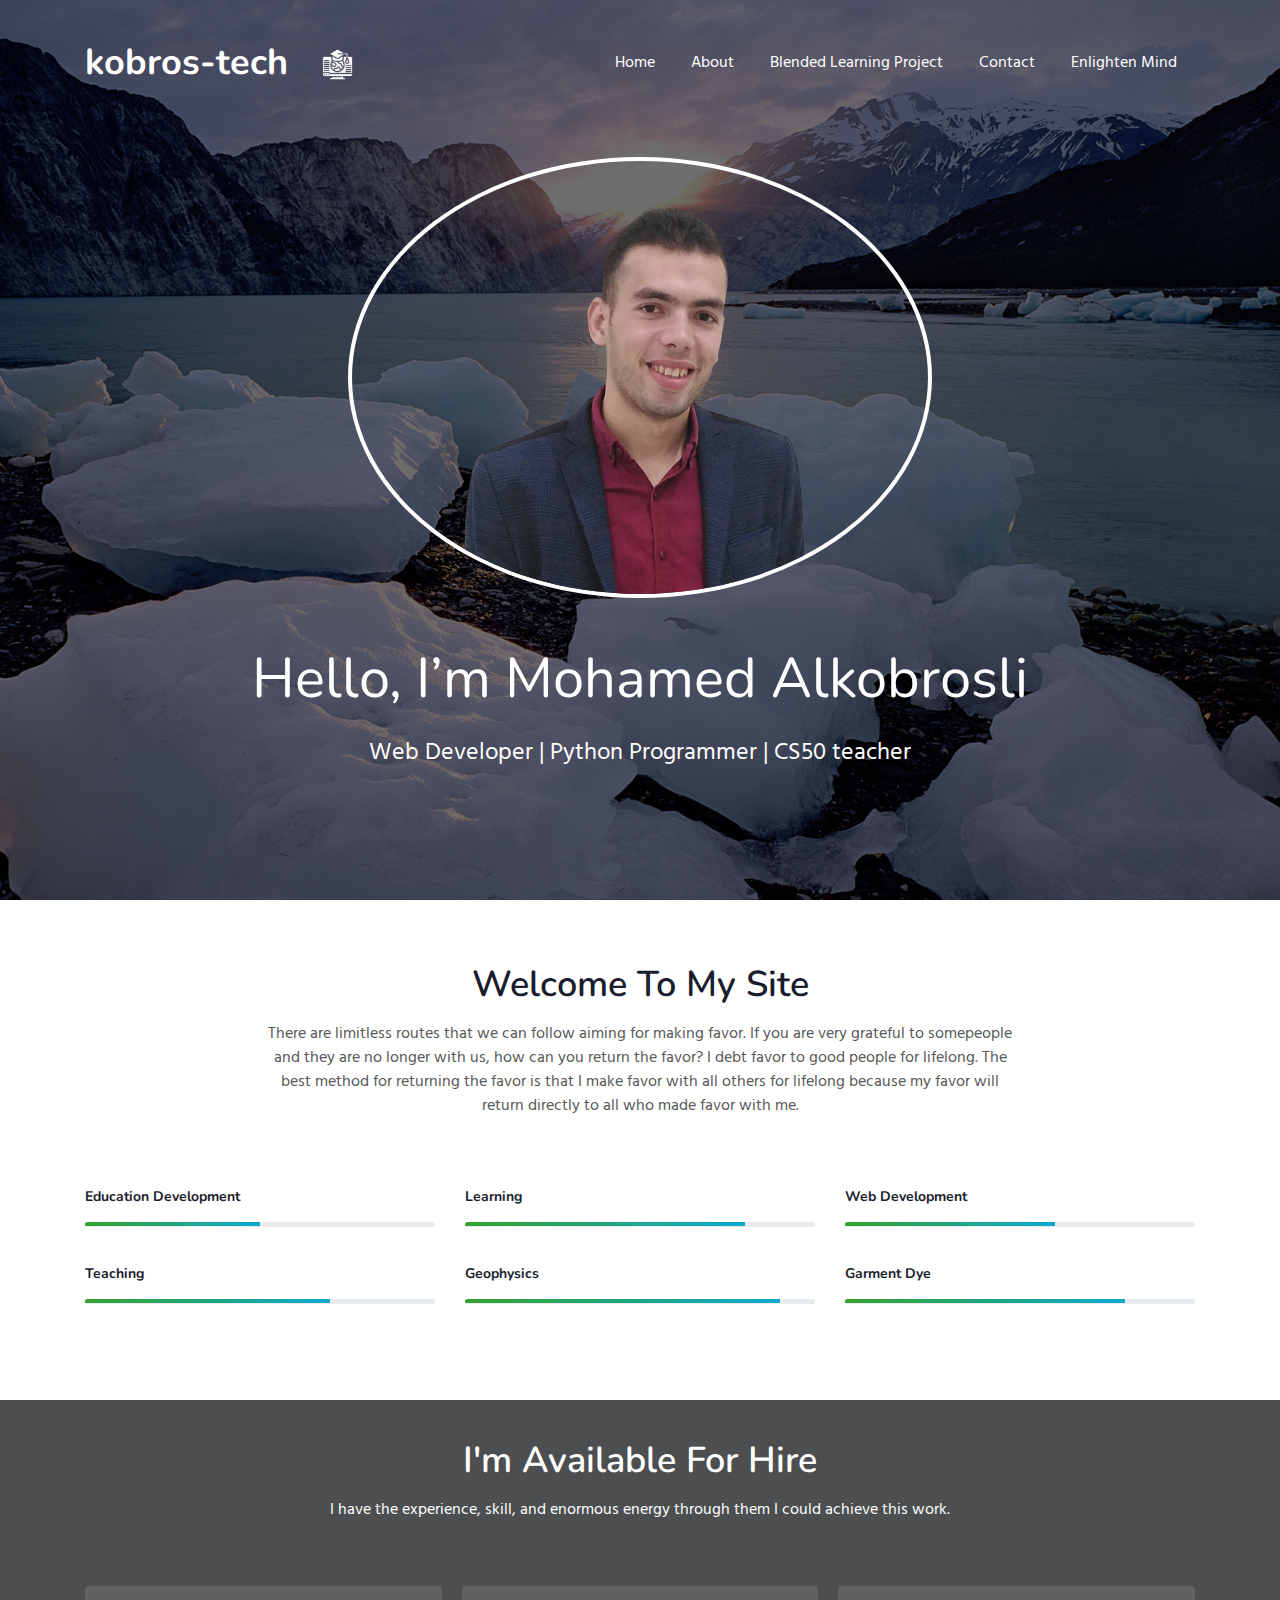
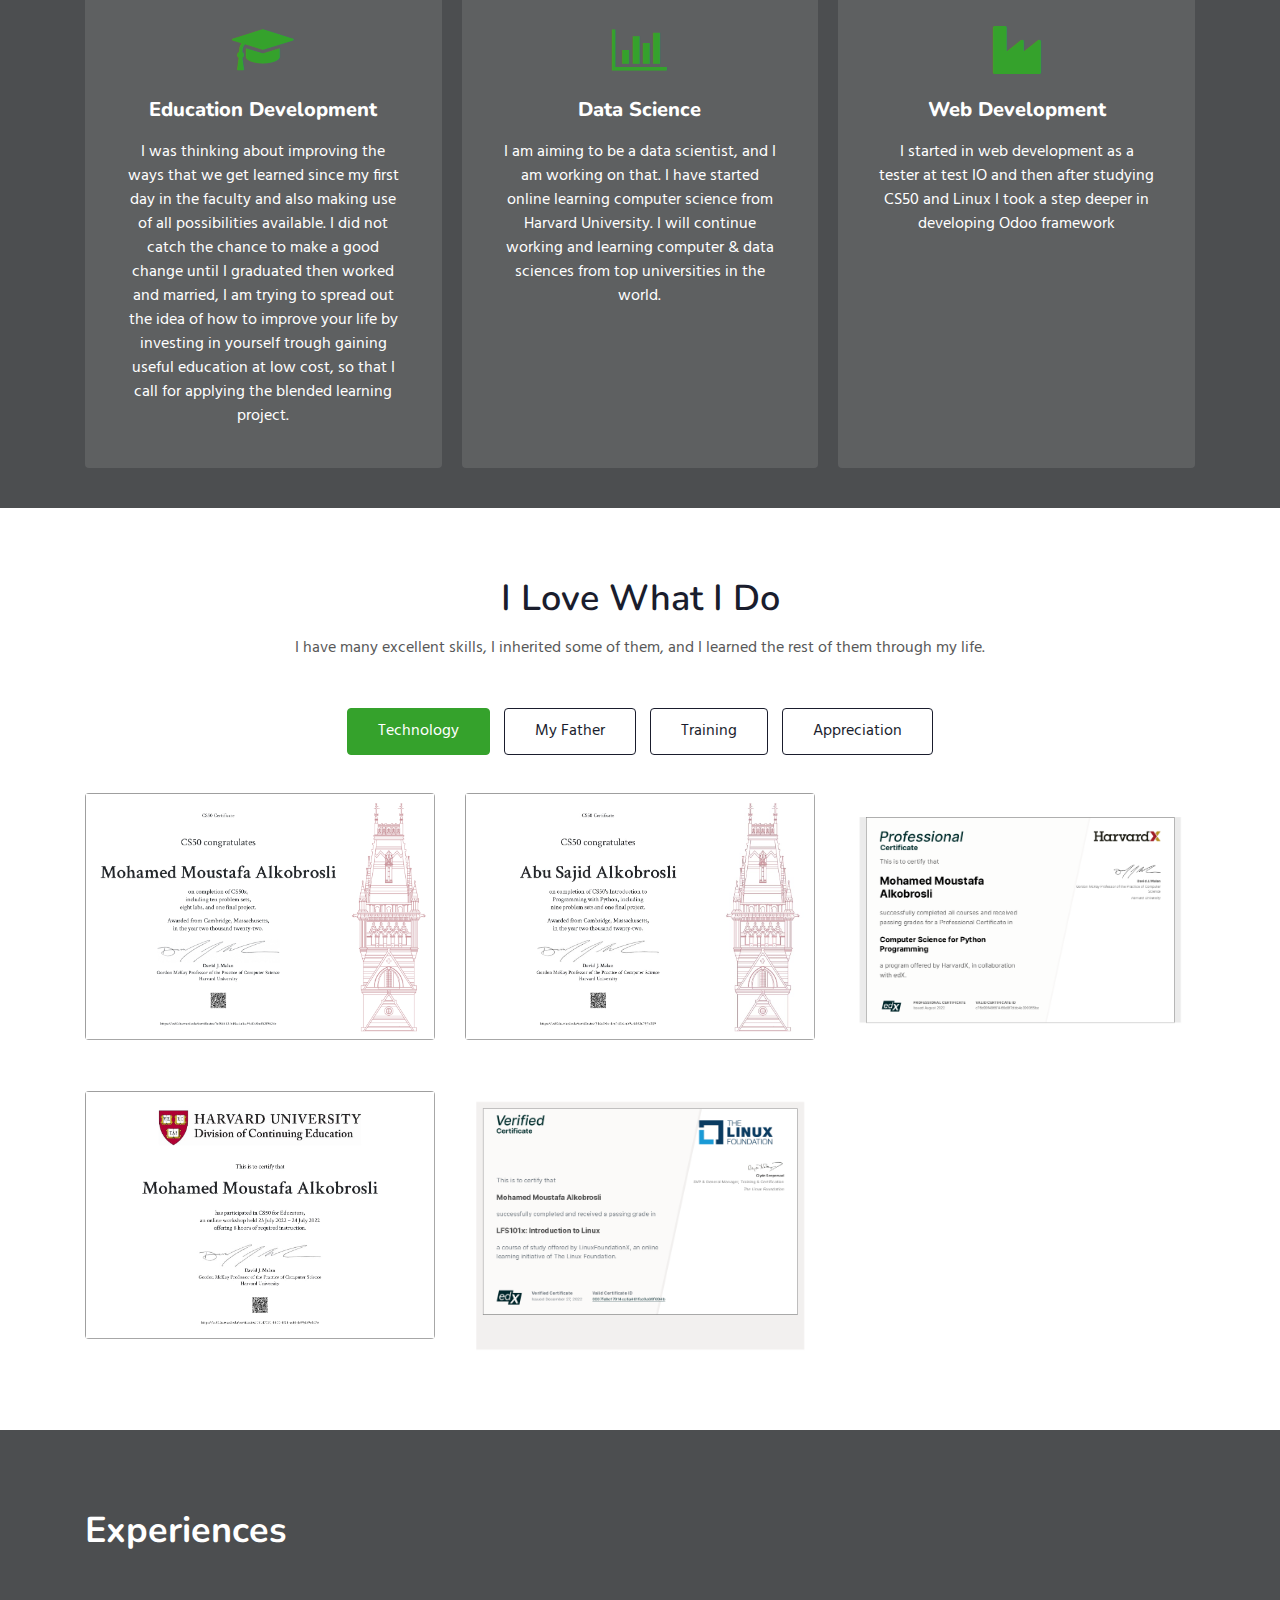
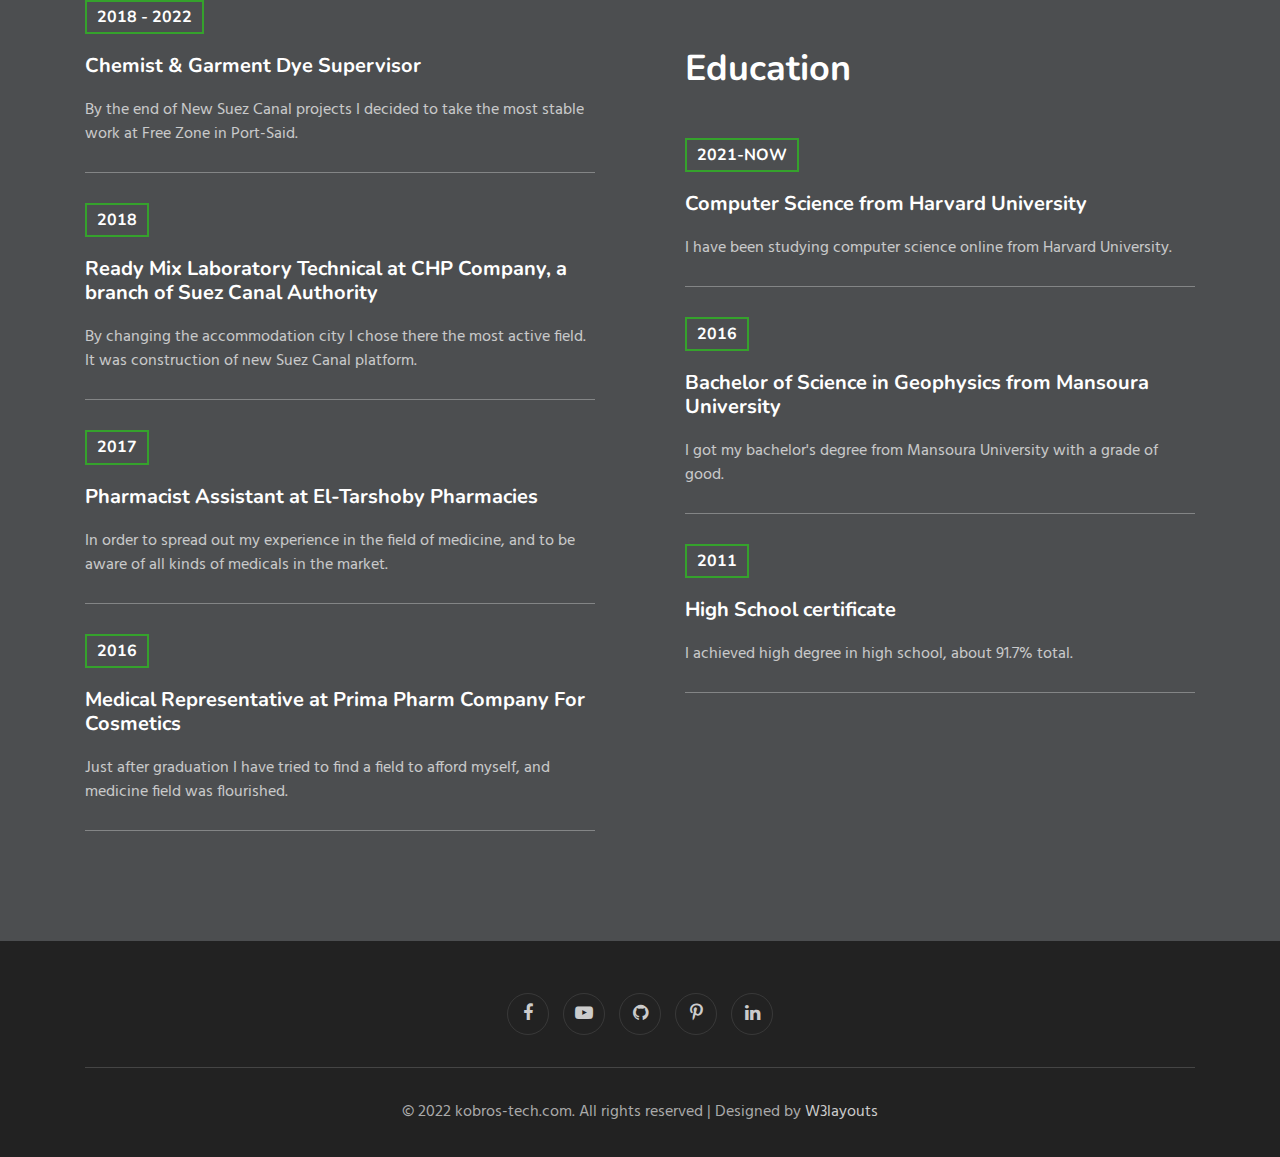
<file: index.html>
<!--
Author: W3layouts
Author URL: http://w3layouts.com
-->
<!doctype html>
<html lang="en">
  <head>
    <!-- Required meta tags -->
    <meta charset="utf-8">
    <meta name="viewport" content="width=device-width, initial-scale=1, shrink-to-fit=no">

    <title>kobros-tech, Mohamed Alkobrosli</title>

    <!-- add icon link -->
    <link rel = "icon" href = "static/images/logo_1_r.png" type = "image/x-icon">

    <!-- web fonts -->
    <link href="//fonts.googleapis.com/css?family=Nunito:400,600,700,800,900&display=swap" rel="stylesheet">
    <link href="//fonts.googleapis.com/css?family=Hind&display=swap" rel="stylesheet">
    <!-- //web fonts -->
    <!-- Template CSS -->
    <link rel="stylesheet" href="static/css/style-starter.css">
  </head>
  <body>

<section class="w3l-bootstrap-header">
  <nav class="navbar navbar-expand-lg navbar-light py-lg-3 py-2">
    <div class="container">
      <a class="navbar-brand" href="index.html"> kobros-tech</a>
      <!-- if logo is image enable this -->
      <a class="navbar-brand" href="index.html">
        <img src="static/images/logo_white.png" alt="kobros-tech" title="kobros-tech" style="height:35px;" />
      </a>

      <button class="navbar-toggler" type="button" data-toggle="collapse" data-target="#navbarSupportedContent"
        aria-controls="navbarSupportedContent" aria-expanded="false" aria-label="Toggle navigation">
        <span class="navbar-toggler-icon fa fa-bars"></span>
      </button>

      <div class="collapse navbar-collapse" id="navbarSupportedContent">
        <ul class="navbar-nav ml-auto">
          <li class="nav-item">
            <a class="nav-link" href="index.html">Home</a>
          </li>
          <li class="nav-item">
            <a class="nav-link" href="about.html">About</a>
          </li>
          <li class="nav-item">
            <a class="nav-link" href="blended_learning.html">Blended Learning Project</a>
          </li>


          <li class="nav-item">
            <a class="nav-link" href="contact.html">Contact</a>
          </li>

          <li class="nav-item">
            <a class="nav-link" href="http://blog.kobros-tech.com">Enlighten Mind</a>
          </li>
        </ul>

      </div>
    </div>
  </nav>
</section>
 <!--  Main banner section -->
 <section class="w3l-main-banner" id="home">
  <div class="companies20-content">
    <div class="companies-wrapper">
        <div class="item">

            <div class="slider-info banner-view text-center">
              <div class="banner-info container">
                <img src="static/images/Capture.png" alt="about image" class="img-fluid">
                <h3 class="banner-text mt-5">Hello, I’m Mohamed Alkobrosli
                  </h3>
                  <p class="my-4 mb-5">Web Developer | Python Programmer | CS50 teacher</p><br>

              </div>
            </div>

        </div>
    </div>
  </div>
</section>
 <!--  //Main banner section -->
<section class="w3l-about ">
<div class="skills-bars py-5">
 <div class="container py-md-3">
  <div class="heading text-center mx-auto">
    <h3 class="head">Welcome To My Site</h3>
    <p class="my-3 head"> There are limitless routes that we can follow aiming for making favor. If you are very grateful
      to somepeople and they are no longer with us, how can you return the favor? I debt favor to good people for
      lifelong. The best method for returning the favor is that I make favor with all others for lifelong because my
      favor will return directly to all who made favor with me.</p>

    </div>
<div class="row mt-5 pt-3">
    <div class="col-lg-4 col-md-4 col-sm-6 skills-bar-grids mb-4 pb-2">
        <h4>Education Development</h4>
        <div class="progress">
        <div class="progress-bar progress-bar-striped bg-color" role="progressbar" style="width: 50% ;height:4px;" aria-valuenow="50" aria-valuemin="0" aria-valuemax="100">
      </div>
    </div>
</div>
    <div class="col-lg-4 col-md-4 col-sm-6 skills-bar-grids mb-4 pb-2">
        <h4>Learning</h4>
        <div class="progress">
        <div class="progress-bar progress-bar-striped bg-color" role="progressbar" style="width: 80% ;height:4px;" aria-valuenow="50" aria-valuemin="0" aria-valuemax="100">
      </div>
    </div>
</div>
<div class="col-lg-4  col-md-4 col-sm-6 skills-bar-grids mb-4 pb-2">
    <h4>Web Development</h4>
    <div class="progress">
    <div class="progress-bar progress-bar-striped bg-color" role="progressbar" style="width: 60% ;height:4px;" aria-valuenow="50" aria-valuemin="0" aria-valuemax="100">
  </div>
</div>
</div>
<div class="col-lg-4  col-md-4 col-sm-6 skills-bar-grids mb-4 pb-2">
    <h4>Teaching</h4>
    <div class="progress">
    <div class="progress-bar progress-bar-striped bg-color" role="progressbar" style="width: 70% ;height:4px;" aria-valuenow="50" aria-valuemin="0" aria-valuemax="100">
  </div>
</div>
</div>
<div class="col-lg-4  col-md-4 col-sm-6 skills-bar-grids mb-4 pb-2">
    <h4>Geophysics</h4>
    <div class="progress">
    <div class="progress-bar progress-bar-striped bg-color" role="progressbar" style="width: 90% ;height:4px;" aria-valuenow="50" aria-valuemin="0" aria-valuemax="100">
  </div>
</div>
</div>
<div class="col-lg-4 col-md-4 col-sm-6 skills-bar-grids ">
    <h4>Garment Dye</h4>
    <div class="progress">
    <div class="progress-bar progress-bar-striped bg-color" role="progressbar" style="width: 80% ;height:4px;" aria-valuenow="50" aria-valuemin="0" aria-valuemax="100">
  </div>
</div>
</div>

 </div>
 </div>
</div>
 </section>
<section class="w3l-feature-3" id="features">
	<div class="grid top-bottom">
		<div class="container">
			<div class="heading text-center mx-auto">
                <h3 class="head text-white">I'm Available For Hire</h3>
                <p class="my-3 head text-white"> I have the experience, skill, and enormous energy through them I could
                  achieve this work.</p>
              </div>
			<div class="middle-section grid-column text-center mt-5 pt-3">
				<div class="three-grids-columns">
					<span class="fa fa-graduation-cap"></span>
					<h4>Education Development</h4>
					<p>I was thinking about improving the ways that we get learned since my first day in the faculty and also
            making use of all possibilities available. I did not catch the chance to make a good change until I graduated
            then worked and married, I am trying to spread out the idea of how to improve your life by investing in
            yourself trough gaining useful education at low cost, so that I call for applying the blended learning
            project.</p>

				</div>
				<div class="three-grids-columns">
					<span class="fa fa-bar-chart"></span>
					<h4>Data Science</h4>
					<p>I am aiming to be a data scientist, and I am working on that. I have started online learning computer science
            from Harvard University. I will continue working and learning computer & data sciences from top universities
            in the world.</p>

				</div>
				<div class="three-grids-columns">
					<span class="fa fa-industry"></span>
					<h4>Web Development</h4>
					<p>I started in web development as a tester at test IO and then after studying CS50 and Linux I took a step deeper in developing Odoo framework</p>

				</div>
			</div>
		</div>
	</div>
</section>
<div class="products-4" id="portfolio">
    <!-- Products4 block -->
    <div id="products4-block" class="text-center">
        <div class="container">
            <div class="heading text-center mx-auto mb-5">
                <h3 class="head">I Love What I Do</h3>
                <p class="my-3 head">I have many excellent skills, I inherited some of them, and I learned the rest of
                  them through my life.</p>
              </div>
              
            <input id="tab4" type="radio" name="tabs" checked>
            <label class="tabtle" for="tab4">Technology</label>
            
            <input id="tab1" type="radio" name="tabs" >
            <label class="tabtle" for="tab1">My Father</label>

            <input id="tab2" type="radio" name="tabs">
            <label class="tabtle" for="tab2">Training</label>

            <input id="tab3" type="radio" name="tabs">
            <label class="tabtle" for="tab3">Appreciation</label>
            
            <section id="content4" class="tab-content text-left">
                <div class="d-grid grid-col-3">
                    <div class="product">
                        <a href="static\images\technology\certificate_1.jpeg" data-lightbox="example-set"
                            data-title="A certificate I got from Harvard University for achieving CS50x course.">
                            <figure>
                                <img src="static\images\technology\certificate_1.jpeg" class="img-responsive" alt="" />
                            </figure>
                        </a>

                    </div>
                    <div class="product">
                        <a href="static\images\technology\certificate_2.jpeg" data-lightbox="example-set"
                            data-title="A certificate I got from Harvard University for achieving CS50 python course.">
                            <figure>
                                <img src="static\images\technology\certificate_2.jpeg" class="img-responsive" alt="" />
                            </figure>
                        </a>

                    </div>
                    <div class="product">
                        <a href="static\images\technology\certificate_3.jpeg" data-lightbox="example-set"
                            data-title="The verified certificate that I got from Harvard University and edX for completing the educationa program in CS50x and CS50P">
                            <figure>
                                <img src="static\images\technology\certificate_3.jpeg" class="img-responsive" alt="" />
                            </figure>
                        </a>

                    </div>
                    <div class="product">
                        <a href="static\images\technology\certificate_4.jpeg" data-lightbox="example-set"
                            data-title="A certificate I got from Continuing Education Division in Harvard University for teaching CS50 courses">
                            <figure>
                                <img src="static\images\technology\certificate_4.jpeg" class="img-responsive" alt="" />
                            </figure>
                        </a>

                    </div>
                    <div class="product">
                        <a href="static\images\technology\certificate_5.jpeg" data-lightbox="example-set"
                            data-title="The verified certificate that I got from Linux Foundation and edX for taking Linux course">
                            <figure>
                                <img src="static\images\technology\certificate_5.jpeg" class="img-responsive" alt="" />
                            </figure>
                        </a>

                    </div>
                    
                </div>
            </section>

            <section id="content1" class="tab-content text-left">
                <div class="d-grid grid-col-3">
                    <div class="product">
                        <a href="static\images\Mostafa_Alkobrosli\Mostafa_profile.jpg" data-lightbox="example-set"
                            data-title="A photo of my father, Mostafa Alkobrosli">
                            <figure>
                                <img src="static\images\Mostafa_Alkobrosli\Mostafa_profile.jpg" class="img-responsive" alt="" />
                            </figure>
                        </a>

                    </div>
                    <div class="product">
                      <a href="static\images\Mostafa_Alkobrosli\Mostafa_profile_2.jpg" data-lightbox="example-set"
                          data-title="Nice words my father wrote to me on 5/6/2004 in the back of his photo.">
                          <figure>
                              <img src="static\images\Mostafa_Alkobrosli\Mostafa_profile_2.jpg" class="img-responsive" alt="" />
                          </figure>
                      </a>

                    </div>
                    <div class="product">
                        <a href="static\images\Mostafa_Alkobrosli\radio_diagram.png" data-lightbox="example-set"
                            data-title="Simple radio design, this radio can collect three stations depending on the length of the antenna. The radio can work lifelong naturally without any human interference.">
                            <figure>
                                <img src="static\images\Mostafa_Alkobrosli\radio_diagram.png" class="img-responsive" alt="" />
                            </figure>
                        </a>

                    </div>
                    <div class="product">
                        <a href="static\images\Mostafa_Alkobrosli\car_design.jpg" data-lightbox="example-set"
                            data-title="My father has designed this car.">
                            <figure>
                                <img src="static\images\Mostafa_Alkobrosli\car_design.jpg" class="img-responsive" alt="" />
                            </figure>
                        </a>

                    </div>
                    <div class="product">
                        <a href="static\images\Mostafa_Alkobrosli\soap_machine.jpg" data-lightbox="example-set"
                            data-title="This is a machine designed by my father for making soap.">
                            <figure>
                                <img src="static\images\Mostafa_Alkobrosli\soap_machine.jpg" class="img-responsive" alt="" />
                            </figure>
                        </a>

                    </div>
                    <div class="product">
                        <a href="static\images\Mostafa_Alkobrosli\house_diagram.jpg" data-lightbox="example-set"
                            data-title="This is a house diagram designed by my father.">
                            <figure>
                                <img src="static\images\Mostafa_Alkobrosli\house_diagram.jpg" class="img-responsive" alt="" />
                            </figure>
                        </a>

                    </div>
                    <div class="product">
                      <a href="static\images\Mostafa_Alkobrosli\franchise.jpg" data-lightbox="example-set"
                          data-title="Franchise and advertising logo designed by my father.">
                          <figure>
                              <img src="static\images\Mostafa_Alkobrosli\franchise.jpg" class="img-responsive" alt="" />
                          </figure>
                      </a>

                    </div>
                    <div class="product">
                        <a href="static\images\Mostafa_Alkobrosli\franchise_2.jpg" data-lightbox="example-set"
                            data-title="Franchise and advertising logo designed by my father.">
                            <figure>
                                <img src="static\images\Mostafa_Alkobrosli\franchise_2.jpg" class="img-responsive" alt="" />
                            </figure>
                        </a>

                    </div>
                    <div class="product">
                      <a href="static\images\Mostafa_Alkobrosli\promotion.jpg" data-lightbox="example-set"
                          data-title="Congratulations letter sent to my father after a promotion he has got because of being excellent in his work.">
                          <figure>
                              <img src="static\images\Mostafa_Alkobrosli\promotion.jpg" class="img-responsive" alt="" />
                          </figure>
                      </a>

                    </div>
                    <div class="product">
                      <a href="static\images\Mostafa_Alkobrosli\messenger.jpg" data-lightbox="example-set"
                          data-title="Official letter delivered by my father to the sector head.">
                          <figure>
                              <img src="static\images\Mostafa_Alkobrosli\messenger.jpg" class="img-responsive" alt="" />
                          </figure>
                      </a>

                    </div>
                    <div class="product">
                      <a href="static\images\Mostafa_Alkobrosli\before_marriage.jpg" data-lightbox="example-set"
                          data-title="Funny drawing describing my father before marriage, he was handsome, happy and not bearded.">
                          <figure>
                              <img src="static\images\Mostafa_Alkobrosli\before_marriage.jpg" class="img-responsive" alt="" />
                          </figure>
                      </a>

                    </div>
                    <div class="product">
                      <a href="static\images\Mostafa_Alkobrosli\after_marriage.jpg" data-lightbox="example-set"
                          data-title="Funny drawing describing my father after marriage, he became ugly, sad and bearded.">
                          <figure>
                              <img src="static\images\Mostafa_Alkobrosli\after_marriage.jpg" class="img-responsive" alt="" />
                          </figure>
                      </a>

                    </div>
                </div>
            </section>

            <section id="content2" class="tab-content text-left">
                <div class="d-grid grid-col-3">
                    <div class="product">
                        <a href="static\images\training\english.jpg" data-lightbox="example-set"
                            data-title="A certificate I got from British Council in Cairo for achieving the conversation course.">
                            <figure>
                                <img src="static\images\training\english.jpg" class="img-responsive" alt="" />
                            </figure>
                        </a>

                    </div>
                    <div class="product">
                        <a href="static\images\training\training_1.jpg" data-lightbox="example-set"
                            data-title="A certificate I got from a petroleum company in Suez for achieving the training there.">
                            <figure>
                                <img src="static\images\training\training_1.jpg" class="img-responsive" alt="" />
                            </figure>
                        </a>

                    </div>
                    <div class="product">
                        <a href="static\images\training\training_2.jpg" data-lightbox="example-set"
                            data-title="A certificate I got from a mining company in Aswan for achieving the training there.">
                            <figure>
                                <img src="static\images\training\training_2.jpg" class="img-responsive" alt="" />
                            </figure>
                        </a>

                    </div>
                    <div class="product">
                        <a href="static\images\training\training_3.jpg" data-lightbox="example-set"
                            data-title="A certificate I got from Desert Research Center in Cairo for achieving the training there.">
                            <figure>
                                <img src="static\images\training\training_3.jpg" class="img-responsive" alt="" />
                            </figure>
                        </a>

                    </div>
                    <div class="product">
                        <a href="static\images\training\training_4.jpg" data-lightbox="example-set"
                            data-title="A certificate I got from my faculty in Mansoura for achieving the seismic course there.">
                            <figure>
                                <img src="static\images\training\training_4.jpg" class="img-responsive" alt="" />
                            </figure>
                        </a>

                    </div>
                    <div class="product">
                        <a href="static\images\training\training_5.jpg" data-lightbox="example-set"
                            data-title="A certificate I got from Souha Academy in Cairo for achieving the laptop maintenance course there.">
                            <figure>
                                <img src="static\images\training\training_5.jpg" class="img-responsive" alt="" />
                            </figure>
                        </a>

                    </div>
                    <div class="product">
                      <a href="static\images\training\training_6.jpg" data-lightbox="example-set"
                          data-title="A certificate I got from a training center in Mansoura for achieving the C sharp programming course there.">
                          <figure>
                              <img src="static\images\training\training_6.jpg" class="img-responsive" alt="" />
                          </figure>
                      </a>

                    </div>
                </div>
            </section>

            <section id="content3" class="tab-content text-left">
                <div class="d-grid grid-col-3">
                    <div class="product">
                        <a href="static\images\appreciation\fair.jpg" data-lightbox="example-set"
                            data-title="Certificate of Appreciation for my participation in the Intel-Powered ISEF Science and Engineering Fair.">
                            <figure>
                                <img src="static\images\appreciation\fair.jpg" class="img-responsive" alt="" />
                            </figure>
                        </a>

                    </div>
                    <div class="product">
                        <a href="static\images\appreciation\taekwondo.jpg" data-lightbox="example-set"
                            data-title="Certificate from the Taekwondo Federation that I have a yellow belt">
                            <figure>
                                <img src="static\images\appreciation\taekwondo.jpg" class="img-responsive" alt="" />
                            </figure>
                        </a>

                    </div>
                    <div class="product">
                        <a href="static\images\appreciation\jump.jpg" data-lightbox="example-set"
                            data-title="During the training I am trying to jump and hit the sandbag.">
                            <figure>
                                <img src="static\images\appreciation\jump.jpg" class="img-responsive" alt="" />
                            </figure>
                        </a>

                    </div>
                    <div class="product">
                      <a href="static\images\appreciation\scouts.jpg" data-lightbox="example-set"
                          data-title="Certificate of appreciation for my participation in the various activities of the Scout Group.">
                          <figure>
                              <img src="static\images\appreciation\scouts.jpg" class="img-responsive" alt="" />
                          </figure>
                      </a>

                    </div>
                    <div class="product">
                        <a href="static\images\appreciation\scout_team.jpg" data-lightbox="example-set"
                            data-title="My picture with the university scout team in the presence of the president of the university.">
                            <figure>
                                <img src="static\images\appreciation\scout_team.jpg" class="img-responsive" alt="" />
                            </figure>
                        </a>

                    </div>
                    <div class="product">
                      <a href="static\images\appreciation\drawing.jpg" data-lightbox="example-set"
                          data-title="I've been drawing since school-days.">
                          <figure>
                              <img src="static\images\appreciation\drawing.jpg" class="img-responsive" alt="" />
                          </figure>
                      </a>

                    </div>
                    <div class="product">
                      <a href="static\images\appreciation\dyeing.jpg" data-lightbox="example-set"
                          data-title="A range of colors that I accomplished during my years of dyeing.">
                          <figure>
                              <img src="static\images\appreciation\dyeing.jpg" class="img-responsive" alt="" />
                          </figure>
                      </a>

                    </div>
                    <div class="product">
                      <a href="static\images\appreciation\Aswan.jpg" data-lightbox="example-set"
                          data-title="A photo of me with my colleagues during a training trip in a mining company.">
                          <figure>
                              <img src="static\images\appreciation\Aswan.jpg" class="img-responsive" alt="" />
                          </figure>
                      </a>

                    </div>
                    <div class="product">
                      <a href="static\images\appreciation\father_son.jpg" data-lightbox="example-set"
                          data-title="The baby on the right is me and the baby on the left is my son. Is there any difference between the two babies?">
                          <figure>
                              <img src="static\images\appreciation\father_son.jpg" class="img-responsive" alt="" />
                          </figure>
                      </a>

                    </div>
                </div>
            </section>
        </div>
    </div>
    <!-- Products4 block -->
</div>
<script src="static/js/jquery-3.3.1.min.js"></script>
<script src="static/js/lightbox-plus-jquery.min.js"></script>
<section class="services-12" id="experience">
	<div class="form-12-content">
		<div class="container">
			<div class="grid grid-column-2 ">

				<div class="column1">
          <h3 class="mb-5">Experiences</h3>
          <div class="experience-top">
            <h5>2018 - 2022</h5>
						<h4>Chemist & Garment Dye Supervisor</h4>
						<p class="my-3 text-white">By the end of New Suez Canal projects I decided to take the most stable work at
              Free Zone in Port-Said.</p>
          </div>
					<div class="experience-top">
            <h5>2018</h5>
						<h4>Ready Mix Laboratory Technical at CHP Company, a branch of Suez Canal Authority</h4>
						<p class="my-3 text-white">By changing the accommodation city I chose there the most active field. It was
              construction of new Suez Canal platform.</p>
            </div>
            <div class="experience-top">
              <h5>2017</h5>
              <h4>Pharmacist Assistant at El-Tarshoby Pharmacies</h4>
              <p class="my-3 text-white">In order to spread out my experience in the field of medicine, and to be aware
                of all kinds of medicals in the market.</p>
            </div>
            <div class="experience-top">
              <h5>2016</h5>
              <h4>Medical Representative at Prima Pharm Company For Cosmetics</h4>
              <p class="my-3 text-white">Just after graduation I have tried to find a field to afford myself, and
                medicine field was flourished.</p>
            </div>
				</div>
					<div class="column2">
            <h3 class="mb-5">Education</h3>
            <div class="experience-top">
              <h5>2021-NOW</h5>
              <h4>Computer Science from Harvard University</h4>
              <p class="my-3 text-white">I have been studying computer science online from Harvard University.</p>
              </div>
              <div class="experience-top">
                <h5>2016</h5>
                <h4>Bachelor of Science in Geophysics from Mansoura University</h4>
                <p class="my-3 text-white">I got my bachelor's degree from Mansoura University with a grade of good.</p>
              </div>
              <div class="experience-top">
                <h5>2011</h5>
                <h4>High School certificate</h4>
                <p class="my-3 text-white">I achieved high degree in high school, about 91.7% total.</p>
              </div>
					</div>
			</div>
		</div>
	</div>
</section>


 <!-- grids block 5 -->
 <section class="w3l-footer-29-main" id="footer">
  <div class="footer-29 text-center">
      <div class="container">

        <div class="main-social-footer-29">

            <a href="https://www.facebook.com/mohamed.alkobrosly/" class="facebook"><span class="fa fa-facebook"></span></a>
            <a href="https://www.youtube.com/@kobros-tech/" ><span class="fa fa-youtube-play"></span></a>
            <a href="https://github.com/kobros-tech/" ><span class="fa fa-github"></span></a>
            <a href="https://www.pinterest.com/alkobrosly/" ><span class="fa fa-pinterest-p"></span></a>
            <a href="https://www.linkedin.com/in/mohamed-alkobrosly/" class="linkedin"><span class="fa fa-linkedin"></span></a>
            
        </div>
          <div class="bottom-copies text-center">
              <p class="copy-footer-29">© 2022 kobros-tech.com. All rights reserved | Designed by <a href="https://w3layouts.com">W3layouts</a></p>

          </div>
      </div>
  </div>
   <!-- move top -->
  <button onclick="topFunction()" id="movetop" title="Go to top">
              <span class="fa fa-angle-up"></span>
                 </button>
                 <script>
                     // When the user scrolls down 20px from the top of the document, show the button
                     window.onscroll = function () {
                         scrollFunction()
                     };

                     function scrollFunction() {
                         if (document.body.scrollTop > 20 || document.documentElement.scrollTop > 20) {
                             document.getElementById("movetop").style.display = "block";
                         } else {
                             document.getElementById("movetop").style.display = "none";
                         }
                     }

                     // When the user clicks on the button, scroll to the top of the document
                     function topFunction() {
                         document.body.scrollTop = 0;
                         document.documentElement.scrollTop = 0;
                     }
                 </script>
                 <!-- /move top -->
</section>
<!-- // grids block 5 -->
<script src="static/js/jquery-3.3.1.min.js"></script>
<!-- //footer-28 block -->
</section>

<script>
    $(function () {
      $('.navbar-toggler').click(function () {
        $('body').toggleClass('noscroll');
      })
    });
  </script>
  <!-- jQuery first, then Popper.js, then Bootstrap JS -->
  <script src="https://code.jquery.com/jquery-3.4.1.slim.min.js"
    integrity="sha384-J6qa4849blE2+poT4WnyKhv5vZF5SrPo0iEjwBvKU7imGFAV0wwj1yYfoRSJoZ+n" crossorigin="anonymous">
  </script>

  <script src="https://stackpath.bootstrapcdn.com/bootstrap/4.4.1/js/bootstrap.min.js"
    integrity="sha384-wfSDF2E50Y2D1uUdj0O3uMBJnjuUD4Ih7YwaYd1iqfktj0Uod8GCExl3Og8ifwB6" crossorigin="anonymous">
  </script>

<!-- Smooth scrolling -->



</body>

</html>
<!-- // grids block 5 -->
</file>
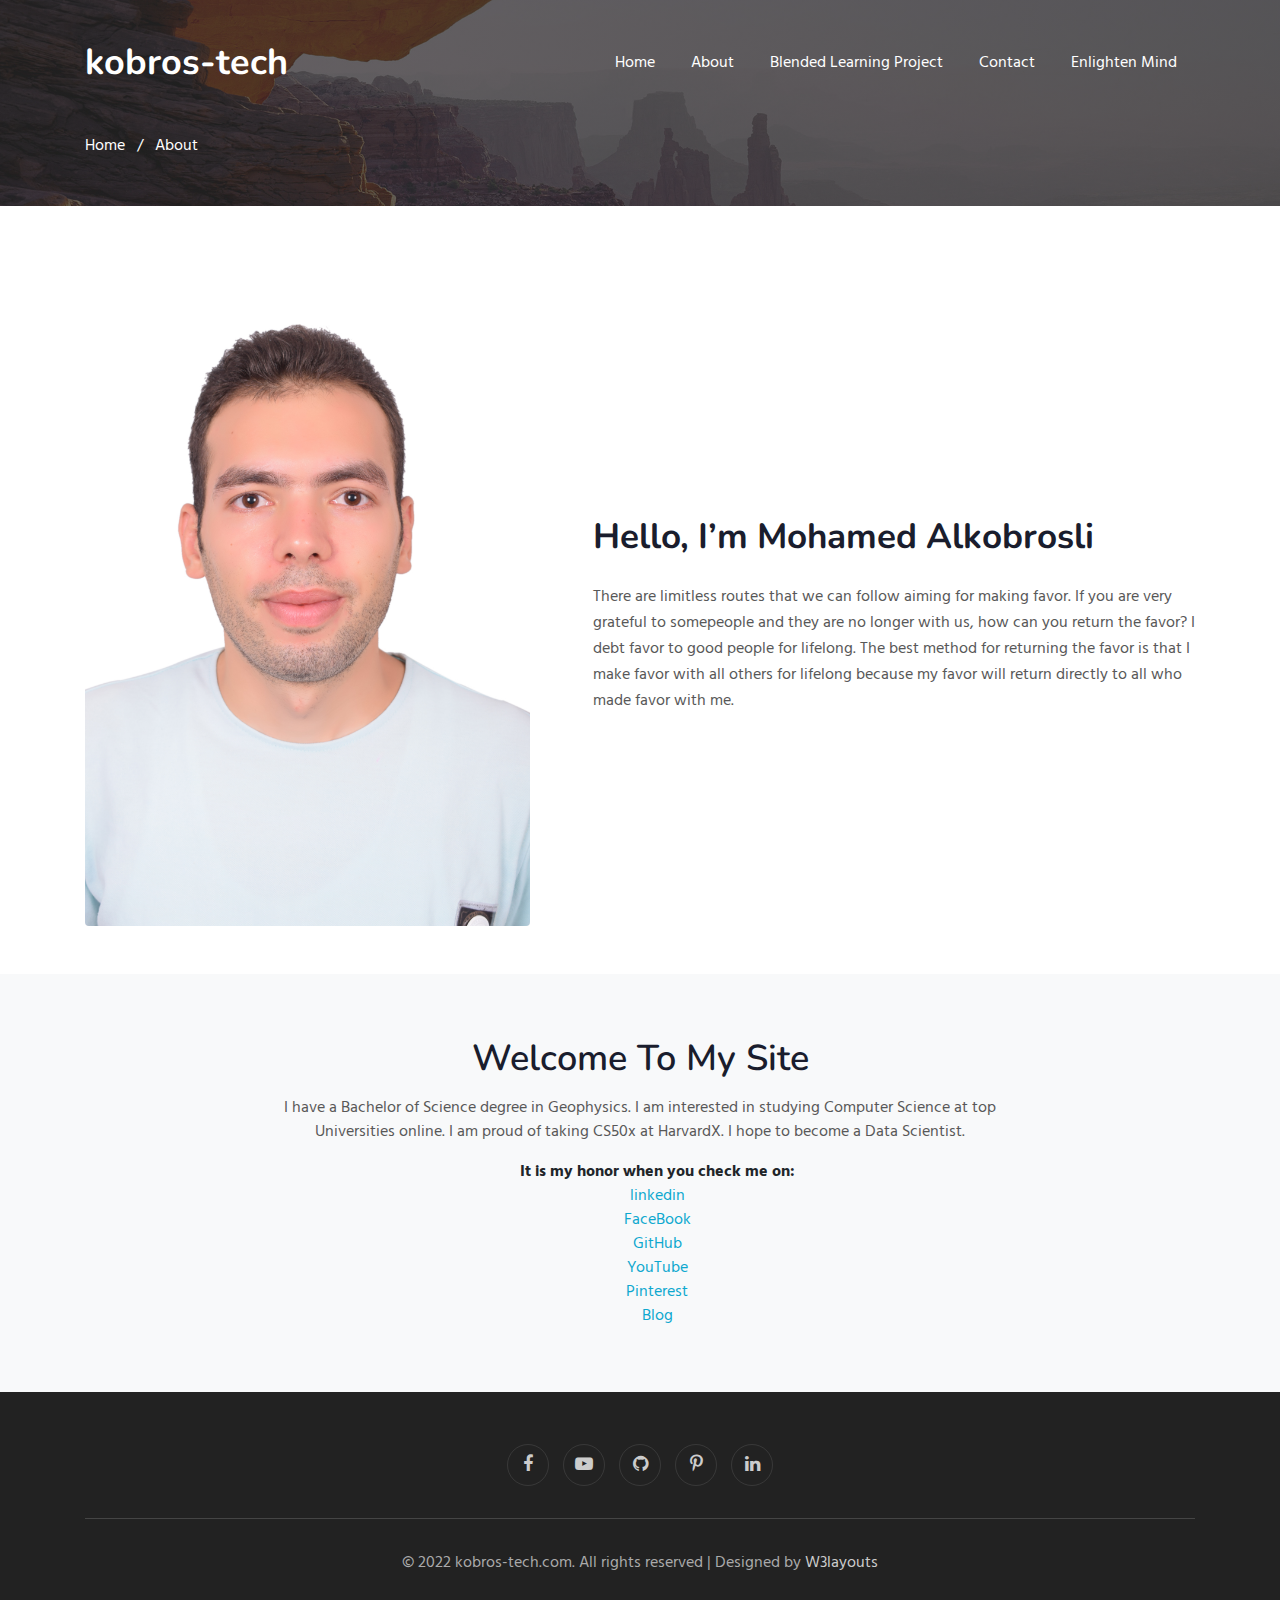
<file: about.html>
<!--
Author: W3layouts
Author URL: http://w3layouts.com
-->
<!doctype html>
<html lang="en">
  <head>
    <!-- Required meta tags -->
    <meta charset="utf-8">
    <meta name="viewport" content="width=device-width, initial-scale=1, shrink-to-fit=no">

    <title>kobros-tech, Mohamed Alkobrosli</title>

    <!-- add icon link -->
    <link rel = "icon" href = "static/images/logo_1_r.png" type = "image/x-icon">

    <!-- web fonts -->
    <link href="//fonts.googleapis.com/css?family=Nunito:400,600,700,800,900&display=swap" rel="stylesheet">
    <link href="//fonts.googleapis.com/css?family=Hind&display=swap" rel="stylesheet">
    <!-- //web fonts -->
    <!-- Template CSS -->
    <link rel="stylesheet" href="static/css/style-starter.css">
  </head>
  <body>

<section class="w3l-bootstrap-header">
  <nav class="navbar navbar-expand-lg navbar-light py-lg-3 py-2">
    <div class="container">
      <a class="navbar-brand" href="index.html"> kobros-tech</a>
      <!-- if logo is image enable this
    <a class="navbar-brand" href="index.html">
        <img src="image-path" alt="Your logo" title="Your logo" style="height:35px;" />
    </a> -->
      <button class="navbar-toggler" type="button" data-toggle="collapse" data-target="#navbarSupportedContent"
        aria-controls="navbarSupportedContent" aria-expanded="false" aria-label="Toggle navigation">
        <span class="navbar-toggler-icon fa fa-bars"></span>
      </button>

      <div class="collapse navbar-collapse" id="navbarSupportedContent">
        <ul class="navbar-nav ml-auto">
          <li class="nav-item">
            <a class="nav-link" href="index.html">Home</a>
          </li>
          <li class="nav-item">
            <a class="nav-link" href="about.html">About</a>
          </li>
          <li class="nav-item">
            <a class="nav-link" href="blended_learning.html">Blended Learning Project</a>
          </li>


          <li class="nav-item">
            <a class="nav-link" href="contact.html">Contact</a>
          </li>

          <li class="nav-item">
            <a class="nav-link" href="http://blog.kobros-tech.com">Enlighten Mind</a>
          </li>
        </ul>

      </div>
    </div>
  </nav>
</section>
<section class="w3l-about-breadcrum">
  <div class="breadcrum-bg">
    <div class="container py-5">
      <p><a href="index.html">Home</a> &nbsp; / &nbsp; About</p>
     </div>
  </div>
</section>
<!-- w3l-content-photo-5 -->
<div class="w3l-content-photo-5 py-5" id="about">
	<div class="content-main pt-lg-5 pt-md-3 pb-0">
		<div class="container">
			<div class="row">
				<div class="col-lg-5 content-photo">
					<a href="#"><img src="static/images/soft.JPG" class="img-fluid" alt="content-photo"></a>
				</div>
				<div class="col-lg-7 content-left mt-lg-0 mt-5 pl-lg-5">
					<h3>Hello, I’m Mohamed Alkobrosli</h3>
					<p class="mb-0">There are limitless routes that we can follow aiming for making favor.
            If you are very grateful to somepeople and they are no longer with us, how can you return the favor?
            I debt favor to good people for lifelong. The best method for returning the favor is that I make favor
            with all others for lifelong because my favor will return directly to all who made favor with me.</p>
					
				</div>
			</div>
		</div>
	</div>
</div>
<!-- //w3l-content-photo-5 -->
<!-- home page service grids -->
<section id="services-1" class="bg-light py-5">
  <div class="container py-lg-3">
    <div class="heading text-center mx-auto">
      <h3 class="head">Welcome To My Site</h3>
      <p class="my-3 head">I have a Bachelor of Science degree in Geophysics.
        I am interested in studying Computer Science at top Universities online. 
        I am proud of taking CS50x at HarvardX. I hope to become a Data Scientist.</p>
      
        <p class="my-3 head"><ul class="fa-ul"><b>It is my honor when you check me on: </b>
            <li><a href="https://www.linkedin.com/in/mohamed-alkobrosly-253a69136/">linkedin</a></li>
            <li><a href="https://www.facebook.com/mohamed.alkobrosly/">FaceBook</a></li>
            <li><a href="https://github.com/kobros-tech/">GitHub</a></li>
            <li><a href="https://www.youtube.com/channel/UCnmEV-_OpALJpEZe7cHrrMw/">YouTube</a></li>
            <li><a href="https://www.pinterest.com/alkobrosly/">Pinterest</a></li>
            <li><a href="http://blog.kobros-tech.com/">Blog</a></li>
          </ul>
        </p>

      </div>
  </div>
</section>
<!-- //home page service grids -->

 <!-- grids block 5 -->
 <section class="w3l-footer-29-main" id="footer">
  <div class="footer-29 text-center">
      <div class="container">

        <div class="main-social-footer-29">

            <a href="https://www.facebook.com/mohamed.alkobrosly/" class="facebook"><span class="fa fa-facebook"></span></a>
            <a href="https://www.youtube.com/channel/UCnmEV-_OpALJpEZe7cHrrMw/" ><span class="fa fa-youtube-play"></span></a>
            <a href="https://github.com/kobros-tech/" ><span class="fa fa-github"></span></a>
            <a href="https://www.pinterest.com/alkobrosly/" ><span class="fa fa-pinterest-p"></span></a>
            <a href="https://www.linkedin.com/in/mohamed-alkobrosly-253a69136/" class="linkedin"><span class="fa fa-linkedin"></span></a>
            
        </div>
          <div class="bottom-copies text-center">
              <p class="copy-footer-29">© 2022 kobros-tech.com. All rights reserved | Designed by <a href="https://w3layouts.com">W3layouts</a></p>

          </div>
      </div>
  </div>
   <!-- move top -->
  <button onclick="topFunction()" id="movetop" title="Go to top">
              <span class="fa fa-angle-up"></span>
                 </button>
                 <script>
                     // When the user scrolls down 20px from the top of the document, show the button
                     window.onscroll = function () {
                         scrollFunction()
                     };

                     function scrollFunction() {
                         if (document.body.scrollTop > 20 || document.documentElement.scrollTop > 20) {
                             document.getElementById("movetop").style.display = "block";
                         } else {
                             document.getElementById("movetop").style.display = "none";
                         }
                     }

                     // When the user clicks on the button, scroll to the top of the document
                     function topFunction() {
                         document.body.scrollTop = 0;
                         document.documentElement.scrollTop = 0;
                     }
                 </script>
                 <!-- /move top -->
</section>
<!-- // grids block 5 -->
<script src="static/js/jquery-3.3.1.min.js"></script>
<!-- //footer-28 block -->
</section>

<script>
    $(function () {
      $('.navbar-toggler').click(function () {
        $('body').toggleClass('noscroll');
      })
    });
  </script>
  <!-- jQuery first, then Popper.js, then Bootstrap JS -->
  <script src="https://code.jquery.com/jquery-3.4.1.slim.min.js"
    integrity="sha384-J6qa4849blE2+poT4WnyKhv5vZF5SrPo0iEjwBvKU7imGFAV0wwj1yYfoRSJoZ+n" crossorigin="anonymous">
  </script>

  <script src="https://stackpath.bootstrapcdn.com/bootstrap/4.4.1/js/bootstrap.min.js"
    integrity="sha384-wfSDF2E50Y2D1uUdj0O3uMBJnjuUD4Ih7YwaYd1iqfktj0Uod8GCExl3Og8ifwB6" crossorigin="anonymous">
  </script>

<!-- Smooth scrolling -->



</body>

</html>
<!-- // grids block 5 -->
</file>
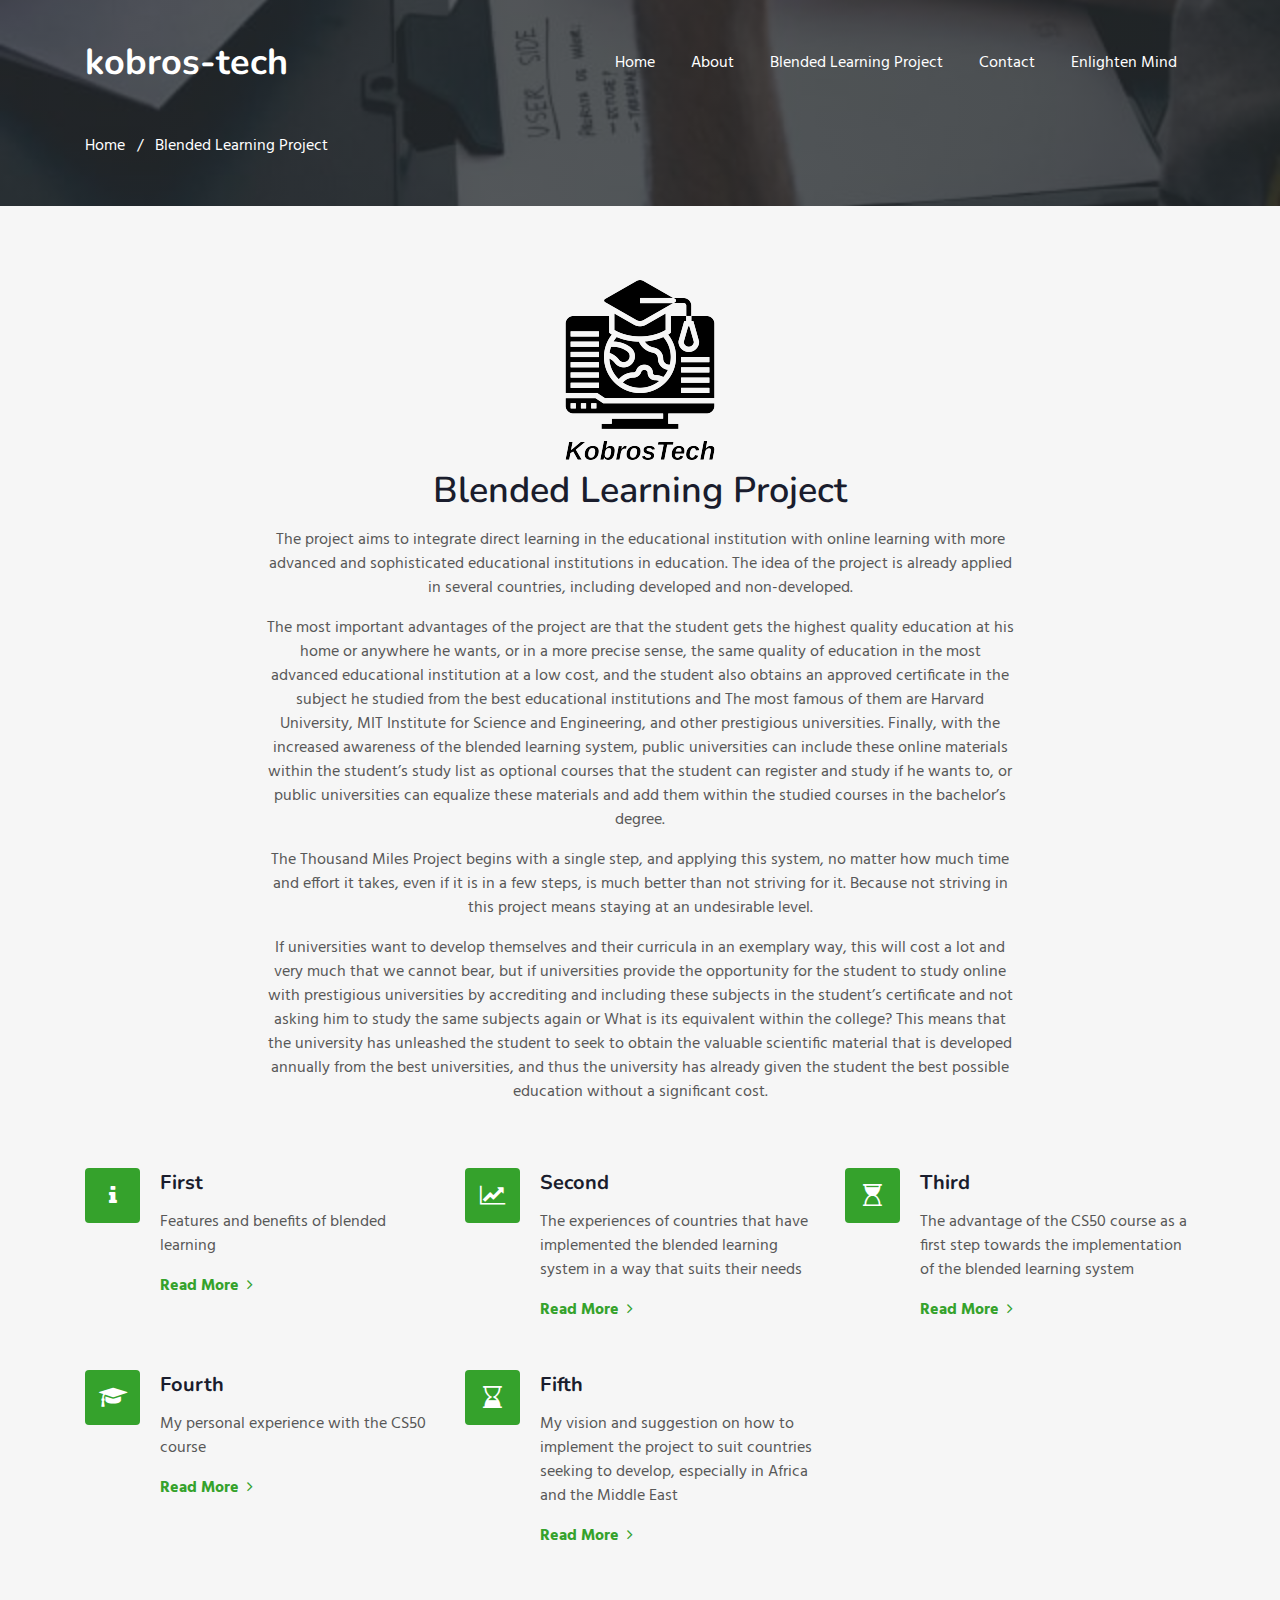
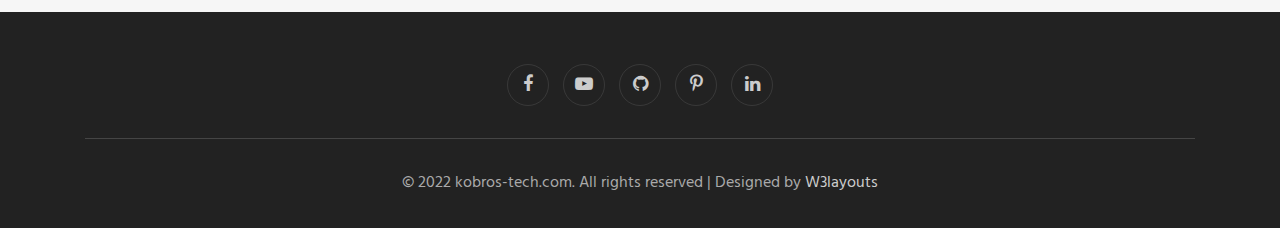
<file: blended_learning.html>
<!--
Author: W3layouts
Author URL: http://w3layouts.com
-->
<!doctype html>
<html lang="en">
  <head>
    <!-- Required meta tags -->
    <meta charset="utf-8">
    <meta name="viewport" content="width=device-width, initial-scale=1, shrink-to-fit=no">

    <title>kobros-tech, Mohamed Alkobrosli</title>

    <!-- add icon link -->
    <link rel = "icon" href = "static/images/logo_1_r.png" type = "image/x-icon">

    <!-- web fonts -->
    <link href="//fonts.googleapis.com/css?family=Nunito:400,600,700,800,900&display=swap" rel="stylesheet">
    <link href="//fonts.googleapis.com/css?family=Hind&display=swap" rel="stylesheet">
    <!-- //web fonts -->
    <!-- Template CSS -->
    <link rel="stylesheet" href="static/css/style-starter.css">
  </head>
  <body>


<section class="w3l-bootstrap-header">
  <nav class="navbar navbar-expand-lg navbar-light py-lg-3 py-2">
    <div class="container">
      <a class="navbar-brand" href="index.html"> kobros-tech</a>
      <!-- if logo is image enable this
      <a class="navbar-brand" href="index.html">
        <img src="static/images/logo.jpg" alt="kobros-tech" title="kobros-tech" style="height:35px;" />
      </a>
      -->
      <button class="navbar-toggler" type="button" data-toggle="collapse" data-target="#navbarSupportedContent"
        aria-controls="navbarSupportedContent" aria-expanded="false" aria-label="Toggle navigation">
        <span class="navbar-toggler-icon fa fa-bars"></span>
      </button>

      <div class="collapse navbar-collapse" id="navbarSupportedContent">
        <ul class="navbar-nav ml-auto">
          <li class="nav-item">
            <a class="nav-link" href="index.html">Home</a>
          </li>
          <li class="nav-item">
            <a class="nav-link" href="about.html">About</a>
          </li>
          <li class="nav-item">
            <a class="nav-link" href="blended_learning.html">Blended Learning Project</a>
          </li>


          <li class="nav-item">
            <a class="nav-link" href="contact.html">Contact</a>
          </li>

          <li class="nav-item">
            <a class="nav-link" href="http://blog.kobros-tech.com">Enlighten Mind</a>
          </li>
        </ul>

      </div>
    </div>
  </nav>
</section>
<section class="w3l-service-breadcrum">
  <div class="breadcrum-bg">
    <div class="container py-5">
      <p><a href="index.html">Home</a> &nbsp; / &nbsp; Blended Learning Project</p>
      </div>
  </div>
</section>
<section class="w3l-features-4">
	<!-- /features -->
		<div class="features py-5" id="services">
            <div class="container py-md-3">
			<div class="heading text-center mx-auto">
        <img src = "static/images/logo_1_r.png" alt = "logo" />
				<h3 class="head">Blended Learning Project</h3>

				<p class="my-3 head">The project aims to integrate direct learning in the educational institution with online
          learning with more advanced and sophisticated educational institutions in education. The idea of the project is
          already applied in several countries, including developed and non-developed.</p>

			  <p class="my-3 head">The most important advantages of the project are that the student gets the highest quality education at his home or anywhere he wants,
           or in a more precise sense, the same quality of education in the most advanced educational institution at a low cost,
            and the student also obtains an approved certificate in the subject he studied from the best educational institutions and The most famous of them are Harvard University,
             MIT Institute for Science and Engineering, and other prestigious universities. Finally, with the increased awareness of the blended learning system,
              public universities can include these online materials within the student’s study list as optional courses that the student can register and study if he wants to,
               or public universities can equalize these materials and add them within the studied courses in the bachelor’s degree.</p>

        <p class="my-3 head">The Thousand Miles Project begins with a single step, and applying this system, no matter how much time and effort it takes,
           even if it is in a few steps, is much better than not striving for it. Because not striving in this project means staying at an undesirable level.</p>

        <p class="my-3 head">If universities want to develop themselves and their curricula in an exemplary way, this will cost a lot and very much that we cannot bear,
           but if universities provide the opportunity for the student to study online with prestigious universities by accrediting and including these subjects in
           the student’s certificate and not asking him to study the same subjects again or What is its equivalent within the college?
           This means that the university has unleashed the student to seek to obtain the valuable scientific material that is developed annually
            from the best universities, and thus the university has already given the student the best possible education without a significant cost.</p>
      </div>
			<div class="fea-gd-vv row mt-5 pt-3">
			   <div class="float-lt feature-gd col-lg-4 col-md-6">
					 <div class="icon"> <span class="fa fa-info" aria-hidden="true"></span></div>
					 <div class="icon-info">
						<h5><a href="blended_learning_first.html">
							First</a></h5>
						<p> Features and benefits of blended learning  </p>
						<a href="blended_learning_first.html" class="red mt-3">Read More <span class="fa fa-angle-right pl-1"></span></a>
					</div>

				</div>
				<div class="float-mid feature-gd col-lg-4 col-md-6 mt-md-0 mt-5">
					 <div class="icon"> <span class="fa fa-line-chart" aria-hidden="true"></span></div>
					 <div class="icon-info">
						<h5><a href="#">Second
						</a></h5>
						<p> The experiences of countries that have implemented the blended learning system in a way that suits their needs  </p>
						<a href="#" class="red mt-3">Read More <span class="fa fa-angle-right pl-1"></span></a>
					</div>

			  </div>
				<div class="float-rt feature-gd col-lg-4 col-md-6 mt-lg-0 mt-5">
					 <div class="icon"> <span class="fa fa-hourglass-start" aria-hidden="true"></span></div>
					 <div class="icon-info">
						<h5><a href="#">Third</a></h5>
						<p> The advantage of the CS50 course as a first step towards the implementation of the blended learning system  </p>
						<a href="#" class="red mt-3">Read More <span class="fa fa-angle-right pl-1"></span></a>
					</div>
			 </div>
			 <div class="float-lt feature-gd col-lg-4 col-md-6 mt-5">
					 <div class="icon"> <span class="fa fa-graduation-cap" aria-hidden="true"></span></div>
					 <div class="icon-info">
						<h5><a href="#">Fourth</a>
						</h5>
						<p> My personal experience with the CS50 course  </p>
						<a href="#" class="red mt-3">Read More <span class="fa fa-angle-right pl-1"></span></a>
					</div>

				</div>
				<div class="float-mid feature-gd col-lg-4 col-md-6 mt-5">
					 <div class="icon"> <span class="fa fa-hourglass-end" aria-hidden="true"></span></div>
					 <div class="icon-info">
						<h5><a href="#">
							Fifth</a>
						</h5>
						<p> My vision and suggestion on how to implement the project to suit countries seeking to develop, especially in Africa and the Middle East  </p>
						<a href="#" class="red mt-3">Read More <span class="fa fa-angle-right pl-1"></span></a>
					</div>
			 </div>
		  </div>
		 </div>
	   </div>
   <!-- //features -->
</section>


 <!-- grids block 5 -->
 <section class="w3l-footer-29-main" id="footer">
  <div class="footer-29 text-center">
      <div class="container">

        <div class="main-social-footer-29">

            <a href="https://www.facebook.com/mohamed.alkobrosly/" class="facebook"><span class="fa fa-facebook"></span></a>
            <a href="https://www.youtube.com/channel/UCnmEV-_OpALJpEZe7cHrrMw/" ><span class="fa fa-youtube-play"></span></a>
            <a href="https://github.com/kobros-tech/" ><span class="fa fa-github"></span></a>
            <a href="https://www.pinterest.com/alkobrosly/" ><span class="fa fa-pinterest-p"></span></a>
            <a href="https://www.linkedin.com/in/mohamed-alkobrosly-253a69136/" class="linkedin"><span class="fa fa-linkedin"></span></a>
            
        </div>
          <div class="bottom-copies text-center">
              <p class="copy-footer-29">© 2022 kobros-tech.com. All rights reserved | Designed by <a href="https://w3layouts.com">W3layouts</a></p>

          </div>
      </div>
  </div>
   <!-- move top -->
  <button onclick="topFunction()" id="movetop" title="Go to top">
              <span class="fa fa-angle-up"></span>
                 </button>
                 <script>
                     // When the user scrolls down 20px from the top of the document, show the button
                     window.onscroll = function () {
                         scrollFunction()
                     };

                     function scrollFunction() {
                         if (document.body.scrollTop > 20 || document.documentElement.scrollTop > 20) {
                             document.getElementById("movetop").style.display = "block";
                         } else {
                             document.getElementById("movetop").style.display = "none";
                         }
                     }

                     // When the user clicks on the button, scroll to the top of the document
                     function topFunction() {
                         document.body.scrollTop = 0;
                         document.documentElement.scrollTop = 0;
                     }
                 </script>
                 <!-- /move top -->
</section>
<!-- // grids block 5 -->
<script src="static/js/jquery-3.3.1.min.js"></script>
<!-- //footer-28 block -->
</section>

<script>
    $(function () {
      $('.navbar-toggler').click(function () {
        $('body').toggleClass('noscroll');
      })
    });
  </script>
  <!-- jQuery first, then Popper.js, then Bootstrap JS -->
  <script src="https://code.jquery.com/jquery-3.4.1.slim.min.js"
    integrity="sha384-J6qa4849blE2+poT4WnyKhv5vZF5SrPo0iEjwBvKU7imGFAV0wwj1yYfoRSJoZ+n" crossorigin="anonymous">
  </script>

  <script src="https://stackpath.bootstrapcdn.com/bootstrap/4.4.1/js/bootstrap.min.js"
    integrity="sha384-wfSDF2E50Y2D1uUdj0O3uMBJnjuUD4Ih7YwaYd1iqfktj0Uod8GCExl3Og8ifwB6" crossorigin="anonymous">
  </script>

<!-- Smooth scrolling -->



</body>

</html>
<!-- // grids block 5 -->
</file>
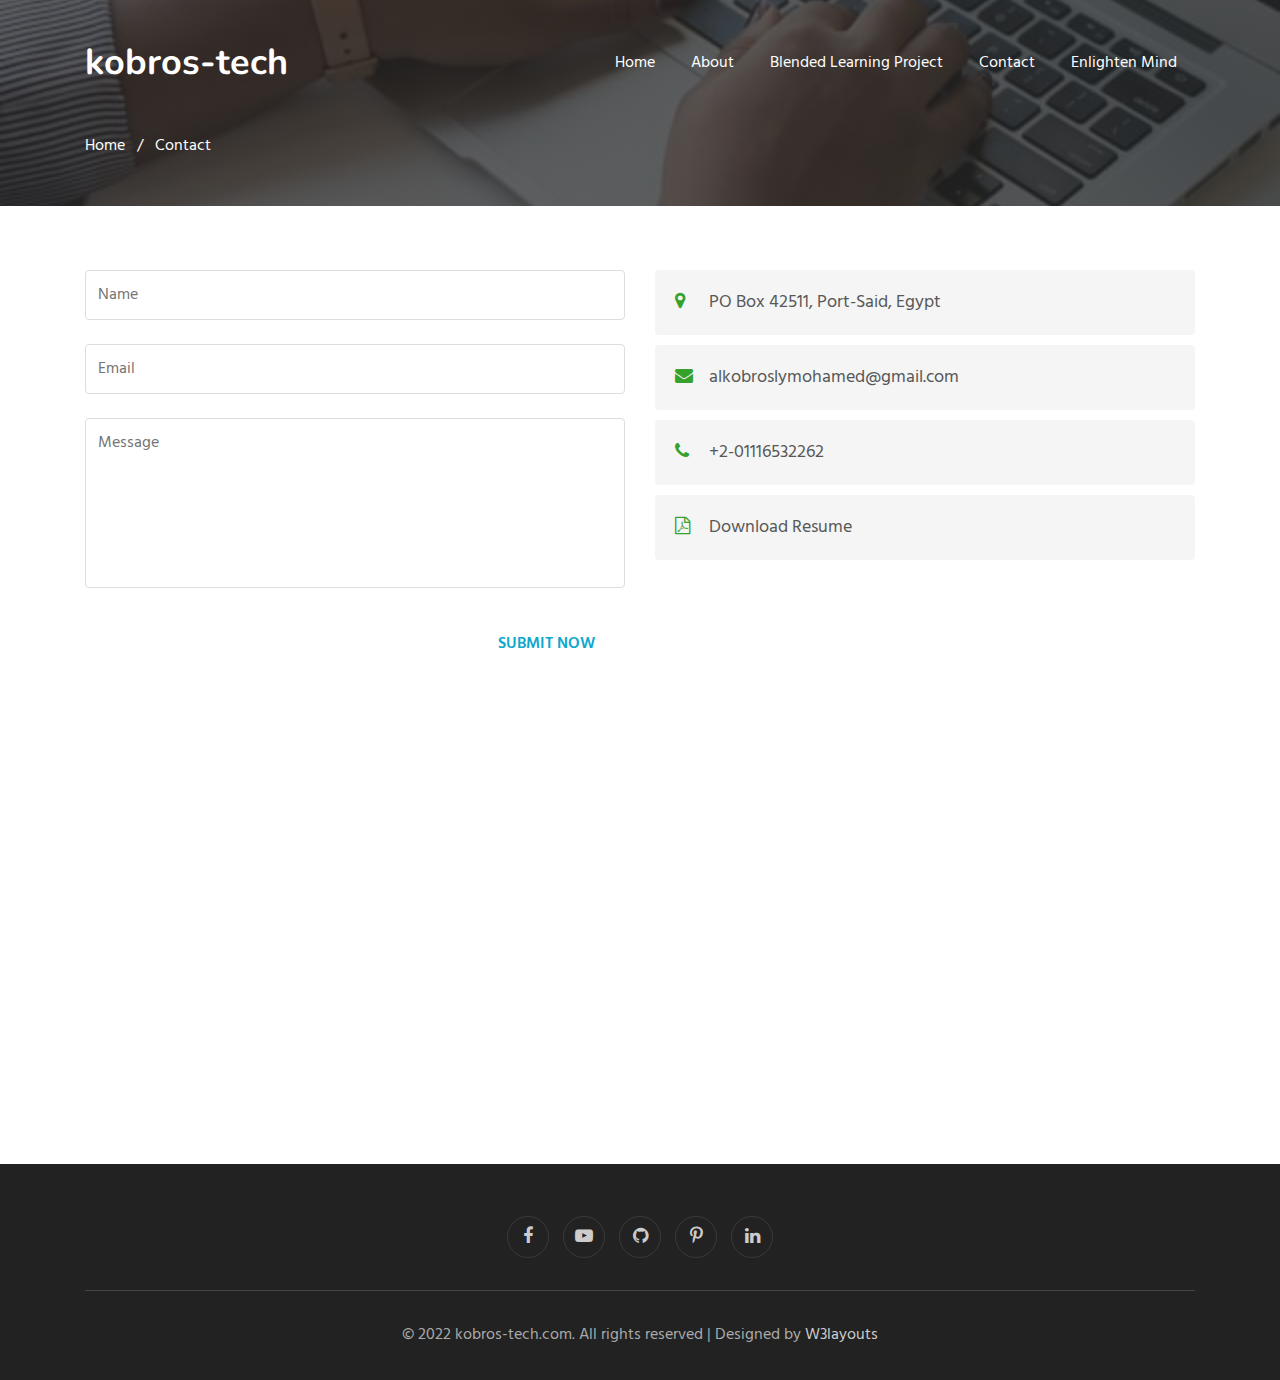
<file: contact.html>
<!--
Author: W3layouts
Author URL: http://w3layouts.com
-->
<!doctype html>
<html lang="en">
  <head>
    <!-- Required meta tags -->
    <meta charset="utf-8">
    <meta name="viewport" content="width=device-width, initial-scale=1, shrink-to-fit=no">

    <title>kobros-tech, Mohamed Alkobrosli</title>

    <!-- add icon link -->
    <link rel = "icon" href = "static/images/logo_1_r.png" type = "image/x-icon">

    <!-- web fonts -->
    <link href="//fonts.googleapis.com/css?family=Nunito:400,600,700,800,900&display=swap" rel="stylesheet">
    <link href="//fonts.googleapis.com/css?family=Hind&display=swap" rel="stylesheet">
    <!-- //web fonts -->
    <!-- Template CSS -->
    <link rel="stylesheet" href="static/css/style-starter.css">
  </head>
  <body>

<section class="w3l-bootstrap-header">
  <nav class="navbar navbar-expand-lg navbar-light py-lg-3 py-2">
    <div class="container">
      <a class="navbar-brand" href="index.html"> kobros-tech</a>
      <!-- if logo is image enable this
    <a class="navbar-brand" href="index.html">
        <img src="image-path" alt="Your logo" title="Your logo" style="height:35px;" />
    </a> -->
      <button class="navbar-toggler" type="button" data-toggle="collapse" data-target="#navbarSupportedContent"
        aria-controls="navbarSupportedContent" aria-expanded="false" aria-label="Toggle navigation">
        <span class="navbar-toggler-icon fa fa-bars"></span>
      </button>

      <div class="collapse navbar-collapse" id="navbarSupportedContent">
        <ul class="navbar-nav ml-auto">
          <li class="nav-item">
            <a class="nav-link" href="index.html">Home</a>
          </li>
          <li class="nav-item">
            <a class="nav-link" href="about.html">About</a>
          </li>
          <li class="nav-item">
            <a class="nav-link" href="blended_learning.html">Blended Learning Project</a>
          </li>


          <li class="nav-item">
            <a class="nav-link" href="contact.html">Contact</a>
          </li>

          <li class="nav-item">
            <a class="nav-link" href="http://blog.kobros-tech.com">Enlighten Mind</a>
          </li>
        </ul>

      </div>
    </div>
  </nav>
</section>
<section class="w3l-contact-breadcrum">
  <div class="breadcrum-bg">
    <div class="container py-5">
      <p><a href="index.html">Home</a> &nbsp; / &nbsp; Contact</p>
     </div>
  </div>
</section>
<!-- contact -->
<section class="w3l-contacts-12" id="contact">
    <div class="contact-top pt-5">
        <div class="container py-md-3">

            <div class="row cont-main-top">
               <!-- contact form -->


               <div class="contacts12-main col-lg-6 ">
                <!--<div class="powr-form-builder" id="f96178c1_1648331684"></div>-->

                <form class="main-input">
                    <div class="top-inputs d-grid">
                        <input type="text" placeholder="Name" name="name" id="w3lName" required="">

                    </div>
                    <input type="email" name="email" placeholder="Email" id="w3lSender" required="">

                    <textarea placeholder="Message" name="message" id="w3lMessage" required=""></textarea>
                    <div class="text-right">
                        <button type="submit" class="btn btn-theme">
                        <script>
                        	var message = document.getElementById("w3lMessage").innerHTML
                        </script>
                        <a href="mailto:alkobroslymohamed@gmail.com" onclick="location.href='mailto:alkobroslymohamed@gmail.com'+'?subject=Message from website'+'&body='+message;return false;">Submit Now</a>
                        </button>
                    </div>
                </form>

            </div>

            <!-- //contact form -->
                <!-- contact address -->
                <div class="contact col-lg-6 mt-lg-0 mt-5">
                    <div class="cont-subs">
                        <div class="cont-add">
                            <div class="cont-add-lft">
                                <span class="fa fa-map-marker" aria-hidden="true"></span>
                           </div>
                           <div class="cont-add-rgt">
                            <p class="contact-text-sub">PO Box 42511, Port-Said, Egypt</p>
                        </div>

                    </div>
                        <div class="cont-add add-2">
                            <div class="cont-add-lft">
                                <span class="fa fa-envelope" aria-hidden="true"></span>
                           </div>
                           <div class="cont-add-rgt">
                          <a href="mailto:alkobroslymohamed@gmail.com">
                                <p class="contact-text-sub">alkobroslymohamed@gmail.com</p>
                            </a>
                        </div>

                    </div>
                        <div class="cont-add">
                            <div class="cont-add-lft">
                                <span class="fa fa-phone" aria-hidden="true"></span>
                           </div>
                            <div class="cont-add-rgt">
                                 <a href="tel:+2-01116532262">
                                    <p class="contact-text-sub">+2-01116532262</p>
                                 </a>
                            </div>
                        </div>
                        <div class="cont-add add-3">
                            <div class="cont-add-lft">
                                <span class="fa fa-file-pdf-o" aria-hidden="true"></span>
                           </div>
                            <div class="cont-add-rgt">
                                <a href="static/images/Web-Developer.pdf">
                                    <p class="contact-text-sub">Download Resume</p>
                                </a>
                            </div>

                        </div>
                    </div>
                </div>
                <!-- //contact address -->

            </div>
        </div>
        <!-- map -->
        <div class="map">
                <iframe
                src="https://www.google.com/maps/embed?pb=!1m18!1m12!1m3!1d3411.0851347730663!2d32.27158021466705!3d31.246066467762635!2m3!1f0!2f0!3f0!3m2!1i1024!2i768!4f13.1!3m3!1m2!1s0x0%3A0xd73ebc1faa02e235!2zMzHCsDE0JzQ1LjgiTiAzMsKwMTYnMjUuNiJF!5e0!3m2!1sen!2sus!4v1648345726438!5m2!1sen!2sus"
                frameborder="0" style="border:0;" allowfullscreen=""></iframe>
        </div>
        <!-- //map -->
    </div>
</section>
<!-- //contact -->

 <!-- grids block 5 -->
 <section class="w3l-footer-29-main" id="footer">
  <div class="footer-29 text-center">
      <div class="container">

        <div class="main-social-footer-29">

          <a href="https://www.facebook.com/mohamed.alkobrosly/" class="facebook"><span class="fa fa-facebook"></span></a>
            <a href="https://www.youtube.com/channel/UCnmEV-_OpALJpEZe7cHrrMw/" ><span class="fa fa-youtube-play"></span></a>
            <a href="https://github.com/kobros-tech/" ><span class="fa fa-github"></span></a>
            <a href="https://www.pinterest.com/alkobrosly/" ><span class="fa fa-pinterest-p"></span></a>
            <a href="https://www.linkedin.com/in/mohamed-alkobrosly-253a69136/" class="linkedin"><span class="fa fa-linkedin"></span></a>
            
          </div>
          <div class="bottom-copies text-center">
              <p class="copy-footer-29">© 2022 kobros-tech.com. All rights reserved | Designed by <a href="https://w3layouts.com">W3layouts</a></p>

          </div>
      </div>
  </div>
   <!-- move top -->
  <button onclick="topFunction()" id="movetop" title="Go to top">
              <span class="fa fa-angle-up"></span>
                 </button>
                 <script>
                     // When the user scrolls down 20px from the top of the document, show the button
                     window.onscroll = function () {
                         scrollFunction()
                     };

                     function scrollFunction() {
                         if (document.body.scrollTop > 20 || document.documentElement.scrollTop > 20) {
                             document.getElementById("movetop").style.display = "block";
                         } else {
                             document.getElementById("movetop").style.display = "none";
                         }
                     }

                     // When the user clicks on the button, scroll to the top of the document
                     function topFunction() {
                         document.body.scrollTop = 0;
                         document.documentElement.scrollTop = 0;
                     }
                     
                     function sendmail()
                     {
                     	name = document.getElementById("w3lName").innerHTML
                     	email = document.getElementById("w3lSender").innerHTML
                     	message = document.getElementById("w3lMessage").innerHTML
                     }
                 </script>
                 <!-- /move top -->
</section>
<!-- // grids block 5 -->
<script src="static/js/jquery-3.3.1.min.js"></script>
<!-- //footer-28 block -->
</section>

<script>
    $(function () {
      $('.navbar-toggler').click(function () {
        $('body').toggleClass('noscroll');
      })
    });
  </script>
  <!-- jQuery first, then Popper.js, then Bootstrap JS -->
  <script src="https://code.jquery.com/jquery-3.4.1.slim.min.js"
    integrity="sha384-J6qa4849blE2+poT4WnyKhv5vZF5SrPo0iEjwBvKU7imGFAV0wwj1yYfoRSJoZ+n" crossorigin="anonymous">
  </script>

  <script src="https://stackpath.bootstrapcdn.com/bootstrap/4.4.1/js/bootstrap.min.js"
    integrity="sha384-wfSDF2E50Y2D1uUdj0O3uMBJnjuUD4Ih7YwaYd1iqfktj0Uod8GCExl3Og8ifwB6" crossorigin="anonymous">
  </script>

<!-- Smooth scrolling -->


  <script src="https://www.powr.io/powr.js?platform=html"></script>
</body>

</html>
<!-- // grids block 5 -->
</file>
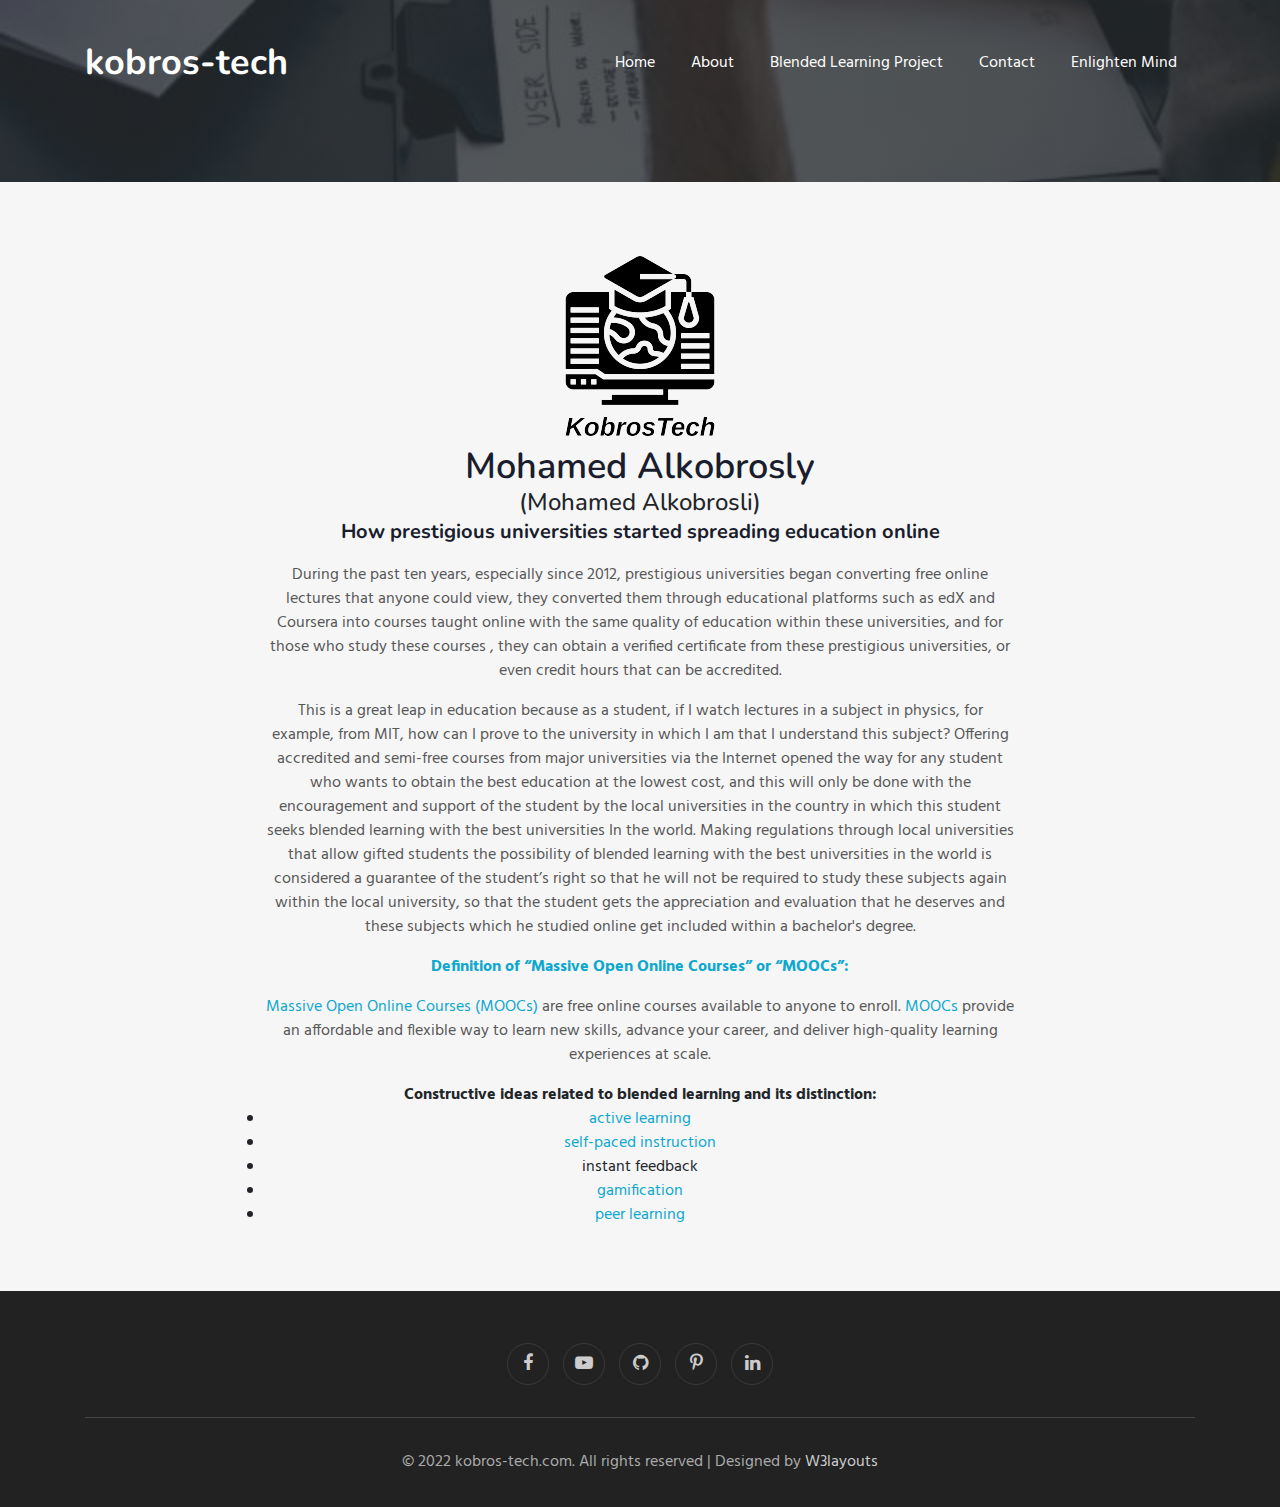
<file: index_2.html>
<!--
Author: W3layouts
Author URL: http://w3layouts.com
-->
<!doctype html>
<html lang="en">
  <head>
    <!-- Required meta tags -->
    <meta charset="utf-8">
    <meta name="viewport" content="width=device-width, initial-scale=1, shrink-to-fit=no">

    <title>kobros-tech, Mohamed Alkobrosli</title>

    <!-- add icon link -->
    <link rel = "icon" href = "assets/images/logo_1_r.png" type = "image/x-icon">
    
    <!-- web fonts -->
    <link href="//fonts.googleapis.com/css?family=Nunito:400,600,700,800,900&display=swap" rel="stylesheet">
    <link href="//fonts.googleapis.com/css?family=Hind&display=swap" rel="stylesheet">
    <!-- //web fonts -->
    <!-- Template CSS -->
    <link rel="stylesheet" href="assets/css/style-starter.css">
  </head>
  <body>


<section class="w3l-bootstrap-header">
  <nav class="navbar navbar-expand-lg navbar-light py-lg-3 py-2">
    <div class="container">
      <a class="navbar-brand" href="http://www.kobros-tech.com"> kobros-tech</a>
      <!-- if logo is image enable this   
    <a class="navbar-brand" href="#index.html">
        <img src="image-path" alt="Your logo" title="Your logo" style="height:35px;" />
    </a> -->
      <button class="navbar-toggler" type="button" data-toggle="collapse" data-target="#navbarSupportedContent"
        aria-controls="navbarSupportedContent" aria-expanded="false" aria-label="Toggle navigation">
        <span class="navbar-toggler-icon fa fa-bars"></span>
      </button>

      <div class="collapse navbar-collapse" id="navbarSupportedContent">
        <ul class="navbar-nav ml-auto">
          <li class="nav-item">
            <a class="nav-link" href="http://www.kobros-tech.com">Home</a>
          </li>
          <li class="nav-item">
            <a class="nav-link" href="http://www.kobros-tech.com/about">About</a>
          </li>
          <li class="nav-item">
            <a class="nav-link" href="http://www.kobros-tech.com/blended_learning">Blended Learning Project</a>
          </li>
         
        
          <li class="nav-item">
            <a class="nav-link" href="http://www.kobros-tech.com/contact">Contact</a>
          </li>

          <li class="nav-item">
            <a class="nav-link" href="http://blog.kobros-tech.com">Enlighten Mind</a>
          </li>
        </ul>
        
      </div>
    </div>
  </nav>
</section>
<section class="w3l-service-breadcrum">
  <div class="breadcrum-bg">
    <div class="container py-5">
      <!--
      <p><a href="index.html">Home</a> &nbsp; /<a href="blended_learning.html">Blended Learning Project</a> &nbsp; /<a href="blended_learning_first.html">Features and benefits of blended learning</a> &nbsp; / &nbsp; How prestigious universities started spreading education online   </p>
      -->
    </div>
  </div>
</section>


<section class="w3l-features-4 ">
	<!-- /features -->
		<div class="features py-5" id="services">
            <div class="container py-md-3">
			<div class="heading text-center mx-auto">
        <img src = "assets/images/logo_1_r.png" alt = "logo" />
				<h3 class="head">Mohamed Alkobrosly</h3>
        <h4 class="head">(Mohamed Alkobrosli)</h4>

        
        <h5 class="head">How prestigious universities started spreading education online</h5>

        <p class="my-3 head">During the past ten years, especially since 2012, prestigious universities began converting free online lectures that anyone could view, they converted them through educational platforms such as edX and Coursera into courses taught online with the same quality of education within these universities, and for those who study these courses , they can obtain a verified certificate from these prestigious universities, or even credit hours that can be accredited.</p>
        
        <p class="my-3 head">This is a great leap in education because as a student, if I watch lectures in a subject in physics, for example, from MIT, how can I prove to the university in which I am that I understand this subject? Offering accredited and semi-free courses from major universities via the Internet opened the way for any student who wants to obtain the best education at the lowest cost, and this will only be done with the encouragement and support of the student by the local universities in the country in which this student seeks blended learning with the best universities In the world. Making regulations through local universities that allow gifted students the possibility of blended learning with the best universities in the world is considered a guarantee of the student’s right so that he will not be required to study these subjects again within the local university, so that the student gets the appreciation and evaluation that he deserves and these subjects which he studied online get included within a bachelor's degree.</p>

        <p class="my-3 head"><a href="https://www.mooc.org/" target="_blank"><b>Definition of “Massive Open Online Courses” or “MOOCs”:</b></a>
          <p class="my-3 head"><a href="https://www.mooc.org/" target="_blank">Massive Open Online Courses (MOOCs)</a> are free online courses available to anyone to enroll. <a href="https://www.mooc.org/" target="_blank">MOOCs</a> provide an affordable and flexible way to learn new skills, advance your career, and deliver high-quality learning experiences at scale.</p>
        </p>

        <p class="my-3 head">
          <ul><b>Constructive ideas related to blended learning and its distinction:</b>
            <li><a href="https://en.wikipedia.org/wiki/Active_learning" target="_blank">active learning</a></li>
            <li><a href="https://en.wikipedia.org/wiki/Self-paced_instruction" target="_blank">self-paced instruction</a></li>
            <li>instant feedback</li>
            <li><a href="https://en.wikipedia.org/wiki/Gamification" target="_blank">gamification</a></li>
            <li><a href="https://en.wikipedia.org/wiki/Peer_learning" target="_blank">peer learning</a></li>
          </ul>
        </p>
        <!--
        <br> <br>
        <a href="http://blog.kobros-tech.com/" > ENLIGHTEN MIND </a>
        <div class="youtube-video-container">
          <p> <br> <br>
            
            <div style="text-align: center;"><iframe allowfullscreen frameborder="0" height="620" src="http://blog.kobros-tech.com/" title="Embedded post" ></iframe></div><div style="text-align: center;"><br /></div>
          </p>
        </div>
	-->
      </div>

    </div>
      
			
		 </div>
	  </div>
   <!-- //features -->
</section>
 
 <!-- grids block 5 -->
 <section class="w3l-footer-29-main" id="footer">
  <div class="footer-29 text-center">
      <div class="container">
        
        <div class="main-social-footer-29">
                    
          <a href="https://www.facebook.com/mohamed.alkobrosly/" class="facebook"><span class="fa fa-facebook"></span></a>
          <a href="https://www.youtube.com/channel/UCnmEV-_OpALJpEZe7cHrrMw/" ><span class="fa fa-youtube-play"></span></a>
          <a href="https://github.com/kobros-tech/" ><span class="fa fa-github"></span></a>
          <a href="https://www.pinterest.com/alkobrosly/" ><span class="fa fa-pinterest-p"></span></a>
          <a href="https://www.linkedin.com/in/mohamed-alkobrosly-253a69136/" class="linkedin"><span class="fa fa-linkedin"></span></a>
      </div>
          <div class="bottom-copies text-center">
              <p class="copy-footer-29">© 2022 kobros-tech.com. All rights reserved | Designed by <a href="https://w3layouts.com">W3layouts</a></p>
               
          </div>
      </div>
  </div>
   <!-- move top -->
  <button onclick="topFunction()" id="movetop" title="Go to top">
              <span class="fa fa-angle-up"></span>
                 </button>
                 <script>
                     // When the user scrolls down 20px from the top of the document, show the button
                     window.onscroll = function () {
                         scrollFunction()
                     };
              
                     function scrollFunction() {
                         if (document.body.scrollTop > 20 || document.documentElement.scrollTop > 20) {
                             document.getElementById("movetop").style.display = "block";
                         } else {
                             document.getElementById("movetop").style.display = "none";
                         }
                     }
              
                     // When the user clicks on the button, scroll to the top of the document
                     function topFunction() {
                         document.body.scrollTop = 0;
                         document.documentElement.scrollTop = 0;
                     }
                 </script>
                 <!-- /move top -->
</section>
<section>
<!-- // grids block 5 -->
<script src="assets/js/jquery-3.3.1.min.js"></script>
<!-- //footer-28 block -->
</section>

<script>
    $(function () {
      $('.navbar-toggler').click(function () {
        $('body').toggleClass('noscroll');
      })
    });
  </script>
  <!-- jQuery first, then Popper.js, then Bootstrap JS -->
  <script src="https://code.jquery.com/jquery-3.4.1.slim.min.js"
    integrity="sha384-J6qa4849blE2+poT4WnyKhv5vZF5SrPo0iEjwBvKU7imGFAV0wwj1yYfoRSJoZ+n" crossorigin="anonymous">
  </script>
  
  <script src="https://stackpath.bootstrapcdn.com/bootstrap/4.4.1/js/bootstrap.min.js"
    integrity="sha384-wfSDF2E50Y2D1uUdj0O3uMBJnjuUD4Ih7YwaYd1iqfktj0Uod8GCExl3Og8ifwB6" crossorigin="anonymous">
  </script>

<!-- Smooth scrolling -->



</body>

</html>
<!-- // grids block 5 -->
</file>
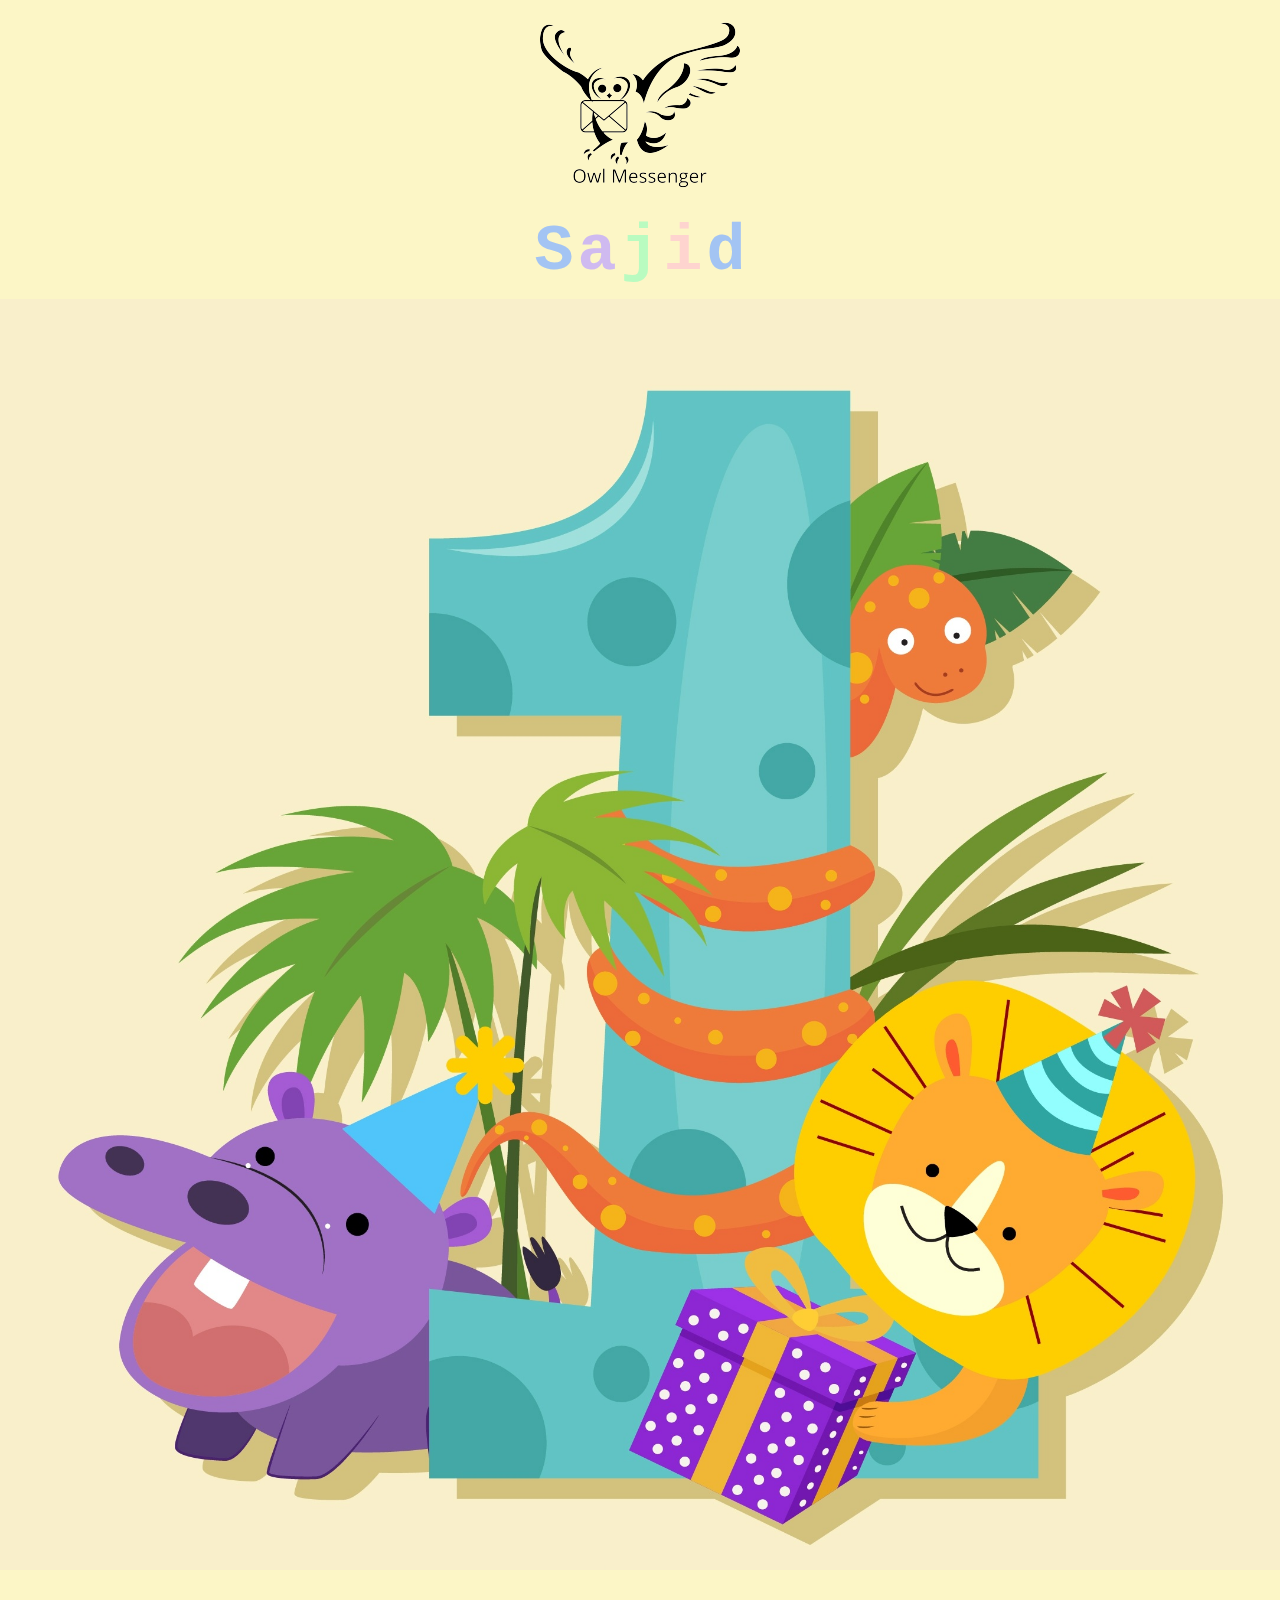
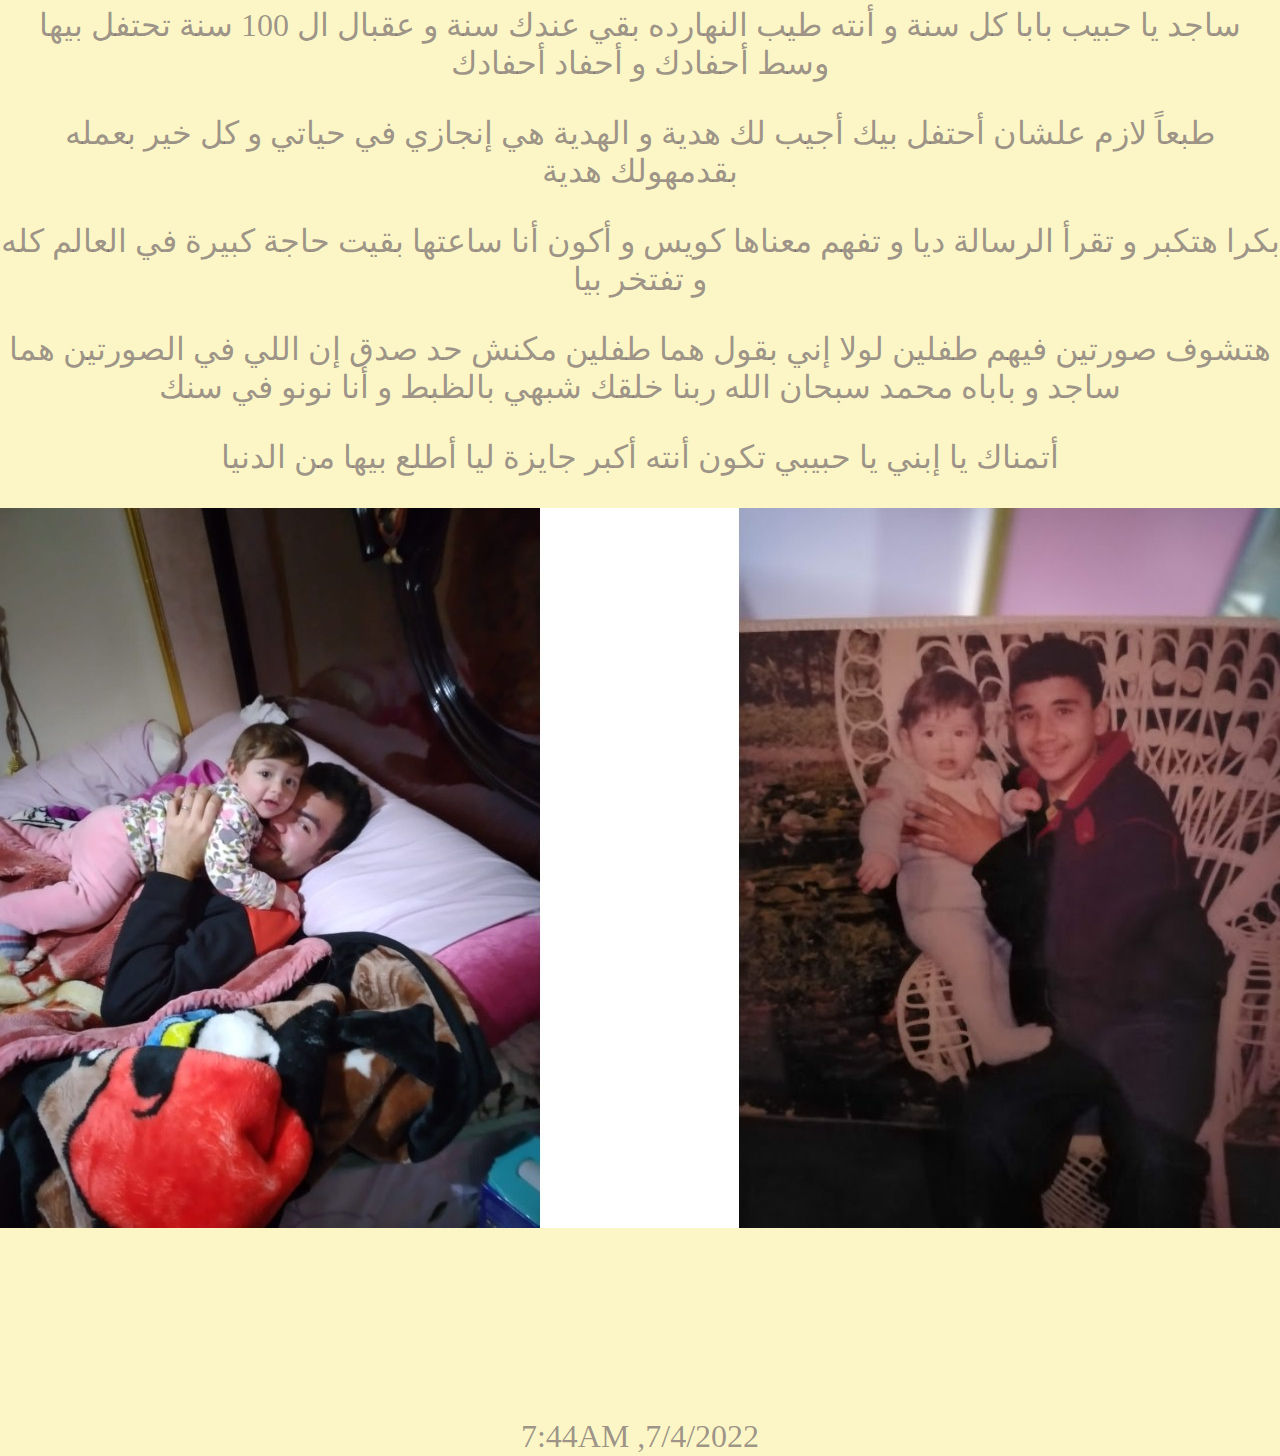
<file: Sajid/2022.html>
<!DOCTYPE html>
<html dir="rtl" lang="ar">
    <header>
        <!-- Required meta tags -->
        <meta charset="utf-8">
        <meta name="viewport" content="width=device-width, initial-scale=1, shrink-to-fit=no">

        <title>kobros-tech, Sajid </title>

        <!-- add icon link -->
        <link rel = "icon" href = "logo.png" type = "image/x-icon">
        
        <!-- Style -->
        <link rel="stylesheet" href="style.css">
    </header>
    <body>
        <div class="bg">
            <div>
                <img src = "logo.png" alt = "logo" />
                <h1 id="name">
                    <samp id="s">S</samp>
                    <samp id="a">a</samp>
                    <samp id="j">j</samp>
                    <samp id="i">i</samp>
                    <samp id="d">d</samp>
                </h1>
                <img src = "backgroung.jpg " alt = "logo" id="image"/>
            </div>

            <div>
                <p>
                    ساجد يا حبيب بابا كل سنة و أنته طيب النهارده بقي عندك سنة و عقبال ال 100 سنة تحتفل بيها وسط أحفادك و أحفاد أحفادك                    
                </p>
                <p>
                    طبعاً لازم علشان أحتفل بيك أجيب لك هدية و الهدية هي إنجازي في حياتي و كل خير بعمله بقدمهولك هدية                     
                </p>
                <p>
                    بكرا هتكبر و تقرأ الرسالة ديا و تفهم معناها كويس و أكون أنا ساعتها بقيت حاجة كبيرة في العالم كله و تفتخر بيا                    
                </p>
                <p>
                    هتشوف صورتين فيهم طفلين لولا إني بقول هما طفلين مكنش حد صدق إن اللي في الصورتين هما ساجد و باباه محمد سبحان الله ربنا خلقك شبهي بالظبط و أنا نونو في سنك                    
                </p>
                <p>
                    أتمناك يا إبني يا حبيبي تكون أنته أكبر جايزة ليا أطلع بيها من الدنيا                    
                </p>
            </div>
            <div>
                <img src="father_son.jpg" alt="Sajid and Mohamed" width="100%">
                <div class="youtube-video-container">
                    <!-- The section below is the section that you copy and paste from YouTube -->          
                    <iframe src="https://www.youtube.com/embed/hFxnZSLi07g" title="YouTube video player" frameborder="0" allow="accelerometer; autoplay; clipboard-write; encrypted-media; gyroscope; picture-in-picture" allowfullscreen id="video"></iframe>
                </div>
            </div>
            <div>
                <p>7/4/2022, 7:44AM</p>
            </div>
        </div>
    </body>
</html>
</file>
<file: Sajid/style.css>
body, html {
    height: 100%;
    margin: 0;
    text-align: center;
    background-color: #fcf6c6;
  }
  
  
  #s {
      color: #a3c4f3;
      font-size: 500%;
  }

  #a {
    color: #cfbaf0;
    font-size: 500%;
}

#j {
    color: #b9fbc0;
    font-size: 500%;
}

#i {
    color: #fed4cf;
    font-size: 500%;
}

#d {
    color: #a3c4f3;
    font-size: 500%;
}

#name {
    width: 100%;
    font-size: 100%;
}

p {
    color: #27163a75;
    font-size: 200%;
}


#video {
    height: 100%;
}

#image{
    width: 100%;
}
</file>
